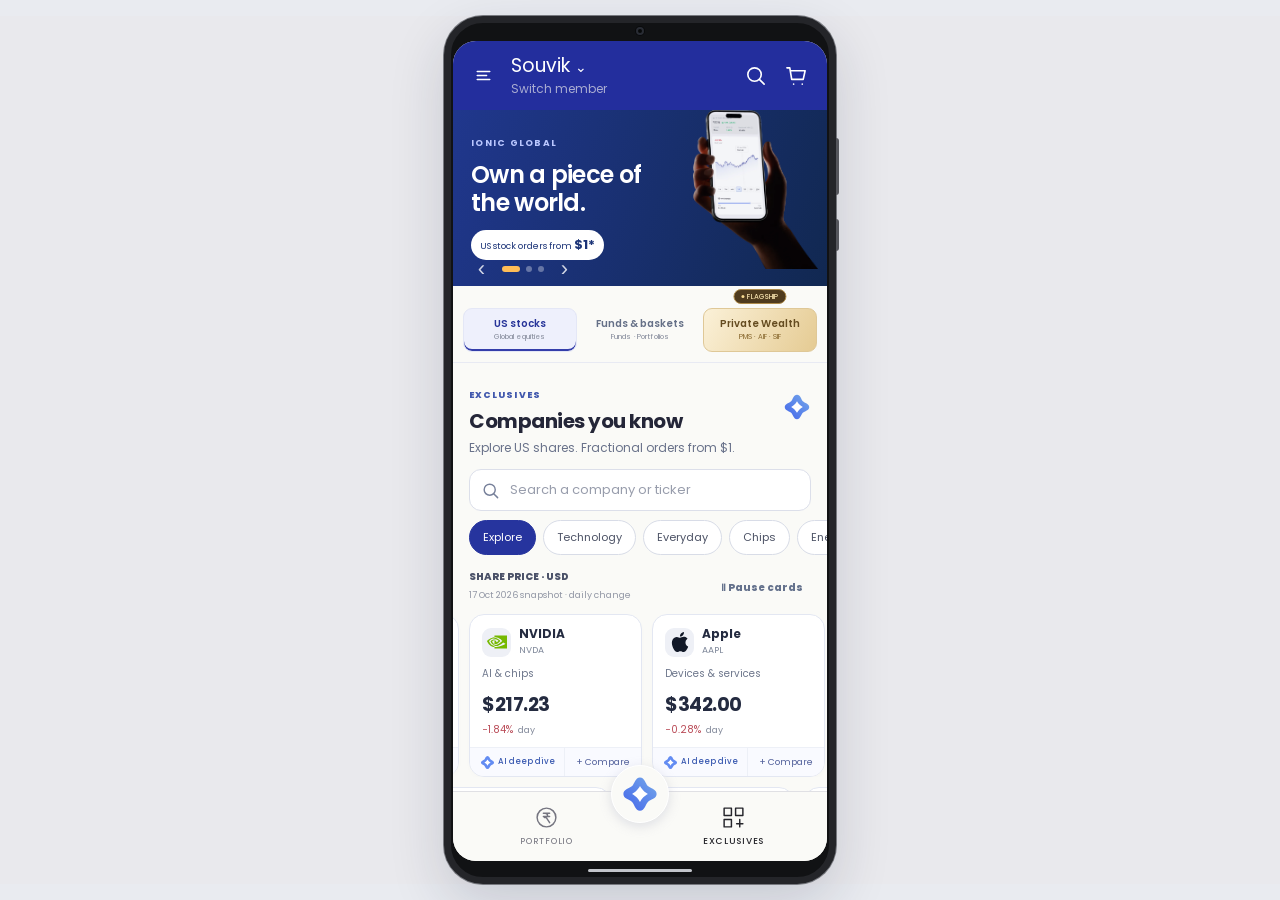
<file: index.html>
<!doctype html>
<html lang="en">
<head>
  <meta charset="utf-8">
  <meta name="viewport" content="width=device-width,initial-scale=1,viewport-fit=cover">
  <meta name="theme-color" content="#252e9b">
  <title>Ionic Exclusives · Explore</title>
  <link rel="stylesheet" href="screener.css?v=4">
  <link rel="stylesheet" href="solution.css?v=11">
  <link rel="stylesheet" href="device-shell.css?v=5">
  <link rel="stylesheet" href="ai-deep-dive.css?v=2">
  <link rel="stylesheet" href="private-wealth-welcome.css?v=4">
</head>
<body>
  <main class="phone">
    <header class="head"><button class="icon" id="menu" aria-label="Menu"><svg viewBox="0 0 24 24"><path d="M4 7h16M4 12h12M4 17h16"/></svg></button><div class="member">Souvik <span>⌄</span><small>Switch member</small></div><button class="icon" id="headerSearch" aria-label="Search"><svg viewBox="0 0 24 24"><circle cx="11" cy="11" r="7"/><path d="m16 16 5 5"/></svg></button><button class="icon" id="cart" aria-label="Cart"><svg viewBox="0 0 24 24"><path d="M2 4h3l2 12h12l2-9H6M9 21h.01M18 21h.01"/></svg></button></header>
    <div class="scroll" id="scroll">
      <section class="hero" aria-label="Featured global investing"><div class="hero-copy"><span class="hero-overline">IONIC GLOBAL</span><h1>Own a piece of<br>the world.</h1><span class="hero-min">US stock orders from <b>$1*</b></span></div><img src="assets/global-phone.webp" alt="Ionic global investing preview"><div class="hero-dots"><i class="on"></i><i></i><i></i></div></section>
      <nav class="quick-nav" aria-label="Investment categories"><button id="jumpGlobal"><span>US stocks</span><small>Global equities</small></button><button id="jumpFunds"><span>Funds & baskets</span><small>Funds · Portfolios</small></button><div class="private-wealth-tab"><em class="flagship-tag" aria-hidden="true"><i></i>Flagship</em><button id="jumpMore" aria-label="Private Wealth, flagship: PMS, AIF and SIF"><span>Private Wealth</span><small>PMS · AIF · SIF</small></button></div></nav>
      <section class="discover" id="discover"><div class="section-head"><div><span class="eyebrow">EXCLUSIVES</span><h2>Companies you know</h2></div><span class="spark" aria-hidden="true"><svg viewBox="0 0 48 48" aria-hidden="true"><defs><linearGradient id="sectionStarGradient" x1="0" x2="1" y1="1" y2="0"><stop stop-color="#4365ea"/><stop offset="1" stop-color="#76a9ea"/></linearGradient></defs><path d="M24 3c6 0 7 8 10 11s11 4 11 10-8 7-11 10-4 11-10 11-7-8-10-11S3 30 3 24s8-7 11-10S18 3 24 3Z" fill="url(#sectionStarGradient)"/><path d="M24 14c3 5 5 7 10 10-5 3-7 5-10 10-3-5-5-7-10-10 5-3 7-5 10-10Z" fill="white"/></svg></span></div><p class="section-sub">Explore US shares. Fractional orders from $1.</p>
        <label class="search"><svg viewBox="0 0 24 24"><circle cx="11" cy="11" r="7"/><path d="m16 16 5 5"/></svg><input id="stockSearch" type="search" placeholder="Search a company or ticker" autocomplete="off"><button id="clearSearch" type="button" aria-label="Clear search" hidden>×</button></label>
        <div class="chips" id="chips" role="tablist" aria-label="Stock filters"><button class="active" data-filter="all" role="tab" aria-selected="true">Explore</button><button data-filter="technology" role="tab" aria-selected="false">Technology</button><button data-filter="everyday" role="tab" aria-selected="false">Everyday</button><button data-filter="semiconductors" role="tab" aria-selected="false">Chips</button><button data-filter="energy" role="tab" aria-selected="false">Energy</button><button data-filter="banking" role="tab" aria-selected="false">Banking</button></div>
        <div class="product-label"><span>SHARE PRICE · USD <small>17 Oct 2026 snapshot · daily change</small></span><button id="motionToggle" class="motion-control" aria-pressed="false">Ⅱ Pause cards</button><button id="compareTrigger" class="compare-trigger" hidden>Compare <b id="compareCount">0</b> ↗</button></div>
        <div class="stock-list" id="stockList"></div>
        <div class="funding-note"><span>ⓘ</span><p><b>US equities · capital at risk.</b> $1 is the order minimum. Account funding and FX charges are separate.</p></div>
      </section>
      <section class="other" id="other"><div class="section-head"><div><span class="eyebrow">FUNDS & STRATEGIES</span><h2>Prefer a portfolio?</h2></div></div><div class="product-tabs" role="tablist" aria-label="Other investments"><button class="active" data-product="funds" role="tab" aria-selected="true"><svg viewBox="0 0 24 24" aria-hidden="true"><path d="M4 20h16M6 16v-4h3v4m3 0V8h3v8m3 0V4h3v12"/></svg><span>Mutual funds</span><small>Curated funds</small></button><button data-product="managed" role="tab" aria-selected="false"><svg viewBox="0 0 24 24" aria-hidden="true"><circle cx="12" cy="12" r="9"/><ellipse cx="12" cy="12" rx="4" ry="9"/><path d="M3 12h18M5 6.5h14M5 17.5h14"/></svg><span>Managed<br>portfolios</span><small>BlackRock · All Weather</small></button><button data-product="edge" role="tab" aria-selected="false"><svg viewBox="0 0 24 24" aria-hidden="true"><path d="m4 9 2 11h12l2-11ZM2 9h20M8 9l4-6 4 6M10 12v5m4-5v5"/></svg><span>Stock basket</span><small>Ionic Research</small></button></div><div id="otherContent"></div></section>
      <section class="catalogue" id="flagship"><div class="flagship-heading"><span class="eyebrow">IONIC · FLAGSHIP</span><h2>Specialist strategies.<br>Distinct possibilities.</h2><p>PMS, AIF and SIF, together in one place.</p></div><button data-app-section="pms"><span class="cat-icon">◈</span><span><b>Portfolio Management</b><small>Yield Enhancer · Fixed income<br>Captured minimum ₹50L · 9 PMS</small></span><strong>›</strong></button><button data-app-section="aif"><span class="cat-icon">◎</span><span><b>Alternative Investments</b><small>India Multimanager · Equity<br>Captured minimum ₹1.4Cr · 3 AIF</small></span><strong>›</strong></button><button data-app-section="sif"><span class="cat-icon">▧</span><span><b>Specialized Funds</b><small>RedHex · Hybrid long-short<br>Captured minimum ₹10L · 6 SIF</small></span><strong>›</strong></button><p class="flagship-note">Examples from supplied Ionic screens. Eligibility and current terms apply; returns are not guaranteed.</p></section>
      <p class="footer-note">Interactive concept · historical product data. No orders are placed. Check current terms with the provider.</p>
    </div>
    <nav class="bottom" aria-label="Primary"><button id="portfolioNav"><svg viewBox="0 0 24 24" aria-hidden="true"><circle cx="12" cy="12" r="9"/><path d="M9 8h6M9 11h6m-4 0 4 6m-5-9c4 0 4 4 0 4"/></svg><small>PORTFOLIO</small></button><span class="star" aria-hidden="true"><svg viewBox="0 0 48 48" aria-hidden="true"><defs><linearGradient id="starGradient" x1="0" x2="1" y1="1" y2="0"><stop stop-color="#4365ea"/><stop offset="1" stop-color="#76a9ea"/></linearGradient></defs><path d="M24 3c6 0 7 8 10 11s11 4 11 10-8 7-11 10-4 11-10 11-7-8-10-11S3 30 3 24s8-7 11-10S18 3 24 3Z" fill="url(#starGradient)"/><path d="M24 14c3 5 5 7 10 10-5 3-7 5-10 10-3-5-5-7-10-10 5-3 7-5 10-10Z" fill="white"/></svg></span><button class="active" id="exclusivesNav"><svg viewBox="0 0 24 24" aria-hidden="true"><rect x="3" y="3" width="7" height="7"/><rect x="14" y="3" width="7" height="7"/><rect x="3" y="14" width="7" height="7"/><path d="M18 14v7m-3-3h6"/></svg><small>EXCLUSIVES</small></button></nav>
    <div class="overlay" id="overlay" hidden><section class="sheet" role="dialog" aria-modal="true" aria-labelledby="sheetTitle"><div class="sheet-bar"><span></span><button id="closeSheet" aria-label="Close">×</button></div><div id="sheetContent"></div></section></div>
  </main>
  <script src="screener.js?v=4"></script>
  <script src="strategy-data.js?v=1"></script>
  <script src="solution.js?v=11"></script>
  <script src="ai-research-data.js?v=2"></script>
  <script src="ai-deep-dive.js?v=2"></script>
  <script src="private-wealth-welcome.js?v=4"></script>
  <script src="device-shell.js?v=4"></script>
</body>
</html>
</file>
<file: screener.css>
:root{font-family:Roboto,"Segoe UI",Arial,sans-serif;color:#242638;background:#e9ebf0}*{box-sizing:border-box}body{margin:0}button,input{font:inherit}button{cursor:pointer}.phone{width:min(100%,420px);height:100dvh;margin:auto;background:#fafaf7;position:relative;display:flex;flex-direction:column;overflow:hidden;box-shadow:0 15px 55px #18224c21}.status{height:26px;background:#fff;color:#343744;display:flex;justify-content:space-between;align-items:center;padding:0 18px;font-size:12px;flex:none}.status-icons{font-size:10px;color:#5867c4}.head{height:66px;flex:none;background:#26309c;color:white;display:flex;align-items:center;padding:0 15px;gap:13px}.icon{border:0;background:none;color:white;width:27px;height:30px;padding:2px;display:grid;place-items:center}.icon svg,.search svg{width:24px;height:24px;fill:none;stroke:currentColor;stroke-width:1.8;stroke-linecap:round;stroke-linejoin:round}.member{font-size:19px;line-height:1.05;flex:1}.member span{font-size:16px}.member small{display:block;color:#bfc5ef;font-size:12px;margin-top:5px}.scroll{flex:1;overflow:auto;scrollbar-width:none;padding-bottom:25px}.scroll::-webkit-scrollbar{display:none}.hero{height:167px;background:linear-gradient(115deg,#20378d 0%,#112851 80%);position:relative;overflow:hidden;color:white}.hero-copy{position:relative;z-index:1;padding:20px 19px}.hero-overline{font-size:9px;letter-spacing:.14em;color:#bac7ff;font-weight:700}.hero h1{font-family:Georgia,serif;font-size:25px;line-height:1.06;margin:11px 0 13px;letter-spacing:-.03em}.hero-min{display:inline-block;background:#fff;color:#1b3377;padding:7px 10px;border-radius:20px;font-size:11px}.hero-min b{font-size:13px}.hero img{position:absolute;width:171px;height:178px;object-fit:contain;right:7px;top:0}.hero-dots{position:absolute;bottom:9px;left:19px;display:flex;gap:4px}.hero-dots i{width:5px;height:5px;border-radius:5px;background:#ffffff6b}.hero-dots i.on{width:14px;background:#ffc268}.discover,.other{padding:19px 17px 0}.section-head{display:flex;align-items:end;justify-content:space-between}.eyebrow{font-size:9px;font-weight:800;letter-spacing:.13em;color:#4158ad}.section-head h2,.assisted h2{font-family:Georgia,serif;font-size:21px;line-height:1.12;letter-spacing:-.025em;margin:5px 0 0}.spark{font-size:26px;color:#6880e8}.section-sub{font-size:12px;color:#777d8d;margin:7px 0 14px}.search{height:43px;background:#fff;border:1px solid #dcdfea;border-radius:10px;display:flex;align-items:center;gap:8px;padding:0 11px;color:#77809a}.search svg{width:19px;height:19px}.search input{border:0;outline:0;min-width:0;flex:1;font-size:13px;background:transparent;color:#252b3c}.search input::placeholder{color:#989dac}.search button{background:none;border:0;font-size:21px;color:#727a92}.chips,.product-tabs{display:flex;gap:7px;overflow:auto;scrollbar-width:none;margin:12px -17px 0;padding:0 17px 4px}.chips::-webkit-scrollbar,.product-tabs::-webkit-scrollbar{display:none}.chips button,.product-tabs button{white-space:nowrap;border:1px solid #d8dce7;background:#fff;color:#4d5366;border-radius:18px;padding:7px 12px;font-size:11px}.chips button.active,.product-tabs button.active{background:#26349e;border-color:#26349e;color:#fff}.product-label{display:flex;align-items:center;justify-content:space-between;color:#4b5269;font-size:10px;font-weight:800;letter-spacing:.07em;margin:12px 0 7px}.product-label small{font-weight:400;letter-spacing:0;color:#9297a5;margin-left:5px;font-size:9px}.compare-trigger{border:0;background:none;color:#3447b7;font-size:11px;font-weight:700}.compare-trigger b{background:#e8ebff;border-radius:9px;padding:2px 5px}.stock-list{background:#fff;border:1px solid #e4e6eb;border-radius:13px;overflow:hidden}.stock-row{display:grid;grid-template-columns:35px minmax(0,1fr) auto;column-gap:9px;align-items:center;padding:11px 10px 10px;min-height:78px;position:relative}.stock-row+.stock-row{border-top:1px solid #eceef1}.stock-logo{width:34px;height:34px;border-radius:10px;background:#eef0f6;display:grid;place-items:center;font-weight:800;font-size:17px;color:#42495d}.stock-logo img{width:22px;height:22px;object-fit:contain}.stock-logo.nvidia{background:#eef9e7}.stock-logo.apple{background:#eef0f2}.stock-logo.google{background:#f0f4ff}.stock-logo.microsoft{background:#f1f3f8}.stock-main{min-width:0}.stock-main strong,.stock-main small{display:block;white-space:nowrap;overflow:hidden;text-overflow:ellipsis}.stock-main strong{font-size:13px}.stock-main small{font-size:10px;color:#8d93a1;margin-top:3px}.stock-right{text-align:right;white-space:nowrap}.stock-right strong{display:block;font-size:13px}.stock-right small{display:block;margin-top:3px;font-size:10px}.up{color:#0b9d65}.down{color:#d54c62}.stock-actions{grid-column:2/4;display:flex;justify-content:space-between;align-items:center;margin-top:9px}.stock-actions .fraction{font-size:10px;color:#5360a8}.stock-actions .fraction b{color:#26349e}.stock-actions button.buy{border:0;background:#132c6b;color:#fff;border-radius:7px;padding:6px 13px;font-size:11px;font-weight:700}.stock-actions button.compare{border:0;background:none;color:#777e92;font-size:11px;padding:5px 0}.stock-actions button.compare.selected{color:#2a42ab;font-weight:700}.empty{padding:25px 15px;text-align:center;color:#72798a;font-size:13px}.funding-note{display:flex;gap:7px;background:#eff2fa;color:#68718a;border-radius:9px;margin-top:10px;padding:9px 10px}.funding-note span{color:#3447ab;font-size:14px}.funding-note p{margin:0;font-size:10px;line-height:1.4}.funding-note b{color:#333b58}.other{padding-top:27px}.product-tabs{margin-top:15px}.other-card{background:#fff;border:1px solid #e5e7ec;border-radius:12px;margin-top:10px;overflow:hidden}.other-card .card-title{font-size:13px;font-weight:700;padding:14px 13px 8px}.other-card .card-sub{color:#818798;font-size:10px;padding:0 13px 10px}.fund-row{display:grid;grid-template-columns:1fr auto;align-items:center;gap:8px;border-top:1px solid #eceef1;padding:11px 13px}.fund-row b{font-size:12px}.fund-row small{display:block;font-size:10px;color:#999eaa;margin-top:3px}.fund-row strong{font-size:13px;color:#0b9d65;text-align:right}.fund-row strong small{font-weight:400}.fund-row button,.other-cta{border:0;background:#ecf0ff;color:#253fa9;border-radius:7px;padding:7px 10px;font-size:10px;font-weight:700}.fund-row button{grid-column:2}.other-metrics{display:flex;justify-content:space-between;border-top:1px solid #eceef1;padding:12px 13px}.other-metrics div{display:flex;flex-direction:column;gap:4px}.other-metrics small{color:#9297a6;font-size:10px}.other-metrics b{font-size:12px}.other-cta{margin:0 13px 13px;padding:9px 13px}.other-disclosure{font-size:10px;color:#858b98;margin:9px 2px 0;line-height:1.4}.assisted{margin:27px 17px 0;padding:17px;border-radius:12px;background:#eef0f5}.assisted p{font-size:12px;color:#767b89;margin:7px 0 13px}.assisted button{border:0;background:#fff;border-radius:7px;padding:9px 12px;color:#27399c;font-weight:700;font-size:11px}.assisted button span{margin-left:9px}.footer-note{font-size:9px;color:#a2a6af;line-height:1.4;padding:13px 18px 0}.bottom{height:69px;flex:none;background:#f8f8f5;border-top:1px solid #dee0e5;display:flex;justify-content:space-around;align-items:center;position:relative}.bottom button{border:0;background:none;color:#828898;display:flex;flex-direction:column;align-items:center;gap:3px;font-size:11px;letter-spacing:.06em;min-width:100px}.bottom button.active{color:#262d42}.bottom small{font-size:9px}.rupee,.grid-icon{font-size:22px;height:27px}.rupee{border:1px solid #9196a2;border-radius:50%;font-size:17px;width:26px;height:26px}.star{position:absolute;left:50%;transform:translateX(-50%);top:-25px;width:55px;height:55px;border-radius:50%;background:#f6f7fb;color:#5578df;box-shadow:0 3px 12px #43529032;display:grid;place-items:center;font-size:27px}.overlay{position:absolute;inset:0;background:#11162a8c;z-index:20;display:flex;align-items:end}.overlay[hidden]{display:none}.sheet{background:#fff;border-radius:18px 18px 0 0;width:100%;max-height:83%;overflow:auto;padding:0 18px calc(22px + env(safe-area-inset-bottom));box-shadow:0 -10px 30px #1d264533}.sheet-bar{height:37px;display:flex;justify-content:center;align-items:start;position:sticky;top:0;background:#fff;z-index:1}.sheet-bar span{width:37px;height:4px;border-radius:4px;background:#d5d9e1;margin-top:9px}.sheet-bar button{position:absolute;right:0;top:4px;background:none;border:0;color:#596072;font-size:25px}.sheet h2{font-family:Georgia,serif;font-size:23px;margin:1px 0 6px}.sheet p{color:#737a8b;font-size:12px;line-height:1.45}.sheet .quote{font-size:24px;color:#252c47;font-weight:800;margin:13px 0}.sheet .quote small{font-size:12px;font-weight:500;margin-left:6px}.sheet-facts{border:1px solid #e6e8ee;border-radius:10px;margin:16px 0;overflow:hidden}.sheet-facts div{display:flex;justify-content:space-between;gap:10px;padding:10px 12px;font-size:11px}.sheet-facts div+div{border-top:1px solid #edf0f4}.sheet-facts span{color:#848a99}.sheet-facts b{text-align:right}.sheet .primary{display:block;border:0;background:#152d72;color:#fff;border-radius:8px;padding:12px;width:100%;font-weight:700;font-size:13px}.sheet .secondary{display:block;border:0;background:none;color:#4252a0;margin:9px auto 0;font-size:11px}.step-note{background:#f1f3fa;border-radius:9px;padding:10px 11px;margin:14px 0!important;color:#565f77!important}.compare-table{display:grid;grid-template-columns:1fr 1fr;gap:8px;margin:15px 0}.compare-table article{border:1px solid #e2e6ef;border-radius:10px;padding:11px}.compare-table b,.compare-table small{display:block}.compare-table small{color:#8990a0;margin-top:9px;font-size:10px}.compare-table strong{display:block;margin-top:3px;font-size:13px}.nav-placeholder{text-align:center;padding:12px 0}
@media(min-width:600px){.phone{height:min(900px,95dvh);margin:2.5dvh auto;border-radius:18px}.status{border-radius:18px 18px 0 0}}
.catalogue{margin:27px 17px 0;padding:17px;border-radius:12px;background:#eef0f5}.catalogue h2{font-family:Georgia,serif;font-size:21px;margin:5px 0 14px}.catalogue>button:not(.full-app){display:flex;align-items:center;gap:11px;text-align:left;background:#fff;border:1px solid #e2e5ee;border-radius:10px;width:100%;padding:10px;margin-top:7px;color:#263049}.catalogue>button>span:nth-child(2){flex:1}.catalogue b,.catalogue small{display:block}.catalogue b{font-size:12px}.catalogue small{font-size:10px;color:#8b91a0;margin-top:3px}.catalogue .cat-icon{width:30px;height:30px;border-radius:8px;background:#e7ecff;color:#405ac3;display:grid;place-items:center;font-size:18px}.catalogue strong{font-size:19px;color:#8290b4}.catalogue .full-app{border:0;background:none;color:#3045a9;margin-top:13px;font-size:11px;font-weight:700;padding:4px 0}
</file>
<file: solution.css>
/* Solution refinement: compact Android cards, calmer type and motion controls. */
.phone{max-width:420px;background:#f7f8fc}.head{height:60px}.hero{height:146px}.hero-copy{padding:17px 20px}.hero h1{font-family:"Segoe UI",Arial,sans-serif;font-size:25px;font-weight:650;line-height:1.12;margin:8px 0 10px}.hero img{width:152px;height:158px;right:12px;top:0}.hero-overline{font-size:9px}.hero-min{padding:5px 9px}.hero-dots{display:none}

.discover,.other{padding:17px 16px 0}.section-head h2,.catalogue h2{font-family:"Segoe UI",Arial,sans-serif;font-size:20px;font-weight:650;letter-spacing:-.5px}.eyebrow{font-size:9px;letter-spacing:.12em}.section-sub{font-size:12px;margin:7px 0 12px;color:#69728a}.search{height:42px;border-radius:12px}.chips{margin-top:9px}.chips button{font-size:11px;padding:8px 13px}.product-label{margin:10px 0 8px;letter-spacing:0}.product-label small{display:block;margin:4px 0;font-size:9px}.motion-control{background:transparent;border:0;color:#64718c;font-size:10px;padding:8px;min-height:32px}.discovery-rails{margin:0 -16px}.stock-rail{overflow-x:auto;scrollbar-width:none;touch-action:pan-x;cursor:grab;margin-bottom:10px;overscroll-behavior-x:contain}.stock-rail::-webkit-scrollbar{display:none}.stock-rail:active{cursor:grabbing}.rail-track,.rail-group{display:flex;width:max-content}.rail-group{gap:10px;padding-right:10px}.discovery-card{width:173px;flex:none;background:#fff;border:1px solid #e3e7f2;border-radius:15px;overflow:hidden;user-select:none;box-shadow:0 2px 5px #18295304}.card-open{width:100%;padding:12px 12px 9px;background:none;border:0;text-align:left;color:#242b40;display:block}.card-heading{display:flex;align-items:center;gap:8px}.card-heading b{display:block;font-size:12px;line-height:1.15;max-width:108px;white-space:nowrap;overflow:hidden;text-overflow:ellipsis}.card-heading small{display:block;color:#7e8799;font-size:9px;margin-top:3px}.stock-logo{width:29px;height:29px;flex:none;border-radius:9px;font-size:14px}.stock-logo img{width:20px;height:20px}.business{display:block;color:#6e778c;font-size:10px;margin-top:9px}.card-price{display:block;font-size:19px;font-weight:650;letter-spacing:-.5px;margin-top:8px}.card-move{display:block;font-size:10px;margin-top:3px}.card-move small{color:#838a9b;font-size:9px;margin-left:2px}.card-compare{width:100%;background:#f9faff;border:0;border-top:1px solid #edf0f7;color:#53619c;font-size:10px;height:29px}.card-compare.selected{color:#26349e;background:#edf0ff;font-weight:700}.discovery-grid{display:grid;grid-template-columns:1fr 1fr;gap:10px}.discovery-grid .discovery-card{width:100%}.compare-trigger{font-size:11px;background:#e9edff;border-radius:8px;padding:8px 10px}.compare-trigger:disabled{color:#7982a1}.funding-note{margin:10px 0 0;padding:9px 11px;border-radius:9px;background:#eef1f8;gap:7px}.funding-note p{font-size:10px;line-height:1.5}.funding-note p b{font-weight:600}.funding-note span{font-size:13px}.other{padding-top:24px}.fund-intro{font-size:12px;font-weight:600;display:flex;justify-content:space-between;margin:14px 0 8px}.fund-intro span{font-size:9px;color:#8790a3;font-weight:400}.fund-tile{display:flex;width:100%;gap:10px;align-items:center;background:#fff;border:1px solid #e5e8f0;border-radius:12px;padding:13px 11px;margin:8px 0;text-align:left;color:#30374b}.fund-tile img{width:31px;height:31px;object-fit:contain}.fund-tile>span{flex:1}.fund-tile b{font-size:12px;line-height:1.4;display:block}.fund-tile small{display:block;font-size:9px;color:#7d8596;margin-top:4px}.fund-tile>strong{color:#138066;font-size:16px;font-weight:650;text-align:right;white-space:nowrap}.fund-tile>strong small{color:#5869a0;font-weight:500}.managed-card{background:#fff;border:1px solid #e3e7f2;border-radius:15px;padding:17px;margin-top:13px}.managed-card>small{font-size:9px;color:#77829c;letter-spacing:.07em}.managed-card h3{font-size:20px;margin:8px 0}.managed-card p{font-size:12px;line-height:1.5;color:#69738a}.managed-symbol{float:right;background:#edf3ff;font-size:30px;width:42px;height:42px;text-align:center;color:#34548c;border-radius:9px}.basket-symbol{float:right;width:42px;height:42px;object-fit:contain}.managed-card .small-risk{font-size:10px}.other-cta{min-height:42px;border-radius:10px}.catalogue{padding:24px 16px 0}.catalogue button{min-height:60px;border-radius:12px}.footer-note{font-size:9px;line-height:1.5;padding:18px 20px 10px}.bottom{height:67px}.bottom .star{width:49px;height:49px;font-size:28px}.bottom small{font-size:9px;letter-spacing:.08em}.detail-company{display:flex;align-items:center;gap:10px;font-size:12px;color:#64708a;margin:12px 0}.detail-price{font-size:34px;font-weight:650;letter-spacing:-1px;margin:20px 0 4px}.detail-price>span{display:inline-block;font-size:12px;font-weight:500;margin-left:10px;letter-spacing:0}.capture-label{font-size:10px!important;color:#7d879b!important}.sheet h2{font-size:24px}.sheet h3{font-size:15px;margin:24px 0 5px}.sheet p{font-size:13px;line-height:1.55}.sheet-facts>div{font-size:12px;padding:12px 0}.risk-line{background:#fff6eb;padding:12px 14px;border-radius:12px;margin:16px 0;color:#665139}.risk-line b{font-size:12px}.risk-line p{font-size:12px;margin:5px 0 0}.sheet details{margin:16px 0;font-size:12px;color:#606b80}.sheet summary{cursor:pointer;color:#2b3b77;padding:8px 0;font-weight:600}.sheet .primary{min-height:46px;border-radius:12px}.sheet .secondary{min-height:42px}.setup-steps{padding-left:23px;margin:24px 0}.setup-steps li{padding:0 0 22px 8px;font-size:14px}.setup-steps span{display:block;color:#758095;font-size:12px;margin-top:5px;line-height:1.5}.up{color:#138066}.down{color:#ba4c58}.sheet-bar button{min-width:42px;min-height:42px}.sheet{max-height:91dvh}.empty{grid-column:1/-1;font-size:13px}button:focus-visible,input:focus-visible{outline:2px solid #536ae5;outline-offset:3px}.card-open:focus-visible{outline-offset:-3px}.product-tabs{margin-top:12px}.product-tabs button{min-height:36px}
@media(prefers-reduced-motion:reduce){*{scroll-behavior:auto!important;animation:none!important;transition:none!important}}
.sheet h2{font-family:"Segoe UI",Arial,sans-serif}.sheet-facts>div{padding-left:10px;padding-right:10px}

[hidden]{display:none!important}





.catalogue{padding:16px!important;margin:0!important}.flagship-heading{border-radius:14px;background:linear-gradient(125deg,#172944,#263d60);color:#f9ecd0;padding:20px;margin-bottom:12px}.flagship-heading .eyebrow{color:#e4c58a}.flagship-heading h2{color:#fff6e6;margin:10px 0;font-size:23px;line-height:1.22}.flagship-heading p{font-size:11px;margin:0;color:#d8deea}.catalogue>button{border:1px solid #e6ddcb!important;border-radius:12px;margin-bottom:9px;padding:13px!important;min-height:86px;background:#fff!important}.catalogue>button small{line-height:1.6;font-size:10px}.catalogue .cat-icon{color:#a77e36;background:#f8f1e2}.flagship-note{font-size:10px;line-height:1.5;color:#70798a}.footer-note{font-size:9px}
/* Category-led heroes and a complete specialist catalogue. */
.phone .hero{height:176px;flex:none;background:linear-gradient(110deg,#20378d,#112851);cursor:grab}
.phone .hero[data-category=funds]{background:linear-gradient(110deg,#222d8b,#131a49)}
.phone .hero[data-category=flagship]{background:linear-gradient(110deg,#172c46,#263e55)}
.phone .hero-copy{padding:18px 18px}.phone .hero h1{font-family:Poppins,Arial,sans-serif;font-size:24px;font-weight:600;line-height:1.18;letter-spacing:-.7px;margin:8px 0 12px}
.phone .hero-min{font-size:9px;max-width:240px}.phone .hero img{width:143px;height:159px;right:0;top:0;opacity:.96}
.phone .hero[data-category=funds] img{width:137px;height:128px;top:25px;right:-8px;opacity:.7}
.phone .hero[data-category=flagship] img{width:160px;height:135px;top:21px;right:-28px;opacity:.7}
.hero-controls{position:absolute;left:16px;bottom:3px;display:flex;align-items:center;gap:8px;z-index:2}.hero-controls>button{background:none;border:0;color:#fff;font:22px Arial;width:25px;height:28px;padding:0;opacity:.8}.hero-pagination{display:flex;gap:6px}.hero-pagination button{border:0;width:6px;height:6px;background:#ffffff55;border-radius:9px;padding:0}.hero-pagination button.on{width:18px;background:#ffbd57}


.catalogue .strategy-intro{padding:4px 0 15px}.catalogue .strategy-intro h2{font-size:22px;line-height:1.3;margin:7px 0}.strategy-intro p{font-size:11px;color:#7b8090;line-height:1.5;margin:7px 0}
.strategy-jumps{display:flex;gap:8px;position:sticky;top:58px;background:#fafaf7;padding:8px 0;z-index:4}.strategy-jumps button{flex:1;border:1px solid #e4dfd4;background:#fff;color:#394051;border-radius:9px;padding:10px;font-size:12px;font-weight:600}.strategy-jumps small{margin-left:4px;font-size:10px;color:#9a8052}
.strategy-section{scroll-margin-top:112px}.strategy-section>header{padding:22px 0 5px}.strategy-section>header>span{font-size:9px;color:#a37d3f;letter-spacing:.1em;font-weight:600}.strategy-section>header h2{font-size:20px;margin:7px 0}.strategy-section>header p{font-size:11px;color:#7b8090;margin:7px 0 13px}
.strategy-card{background:#fff;border:1px solid #e6e6e2;border-radius:14px;margin-bottom:13px;padding:16px}.strategy-provider{display:flex;gap:8px;align-items:center}.strategy-provider>span{border:1px solid #e5d9bf;color:#8d6c36;background:#fcf7ed;border-radius:5px;padding:3px 5px;font-size:9px;font-weight:600}.strategy-provider small{font-size:9px;color:#7a7e87;letter-spacing:.04em;flex:1}.strategy-card h3{font-size:17px;line-height:1.3;font-weight:600;margin:11px 0 8px;color:#262a37}.strategy-card p{font-size:11px;line-height:1.6;color:#777d8c;margin:0 0 13px}.strategy-card dl{display:grid;grid-template-columns:1fr 1fr;gap:14px 10px;border-top:1px solid #efefed;padding-top:13px;margin:0 0 14px}.strategy-card dt{font-size:9px;color:#858998}.strategy-card dd{font-size:12px;font-weight:600;margin:4px 0 0;color:#363c4d}.strategy-cta{display:flex;justify-content:space-between;padding:11px 13px;border-radius:8px;background:#f0f1fa;color:#263590;text-decoration:none;font-size:11px;font-weight:600}.strategy-source{font-size:10px;line-height:1.6;color:#898d98;padding:10px 0}
.stock-logo img{object-fit:contain}.stock-logo.bac img,.stock-logo.avgo img{width:24px;height:24px}

.catalogue{background:#fafaf7!important;border-radius:0!important}.strategy-jumps button small{display:inline;margin:0 0 0 4px;color:#9a8052;font-size:10px}.strategy-intro{display:none}





.flagship-tag{display:inline-flex;align-items:center;gap:3px;font:500 6px Poppins,Arial,sans-serif;letter-spacing:.02em;text-transform:uppercase;font-style:normal;color:#f4dfac;background:#4f3b1e;border:1px solid #ae8b4b;border-radius:10px;padding:3px 4px;white-space:nowrap}
.flagship-tag i{width:3px;height:3px;border-radius:50%;background:#f6d991;box-shadow:0 0 0 0 #f5d58d66;animation:flagshipPulse 4.5s ease-in-out infinite}
.hero-flagship{font-size:7px;padding:4px 6px;margin-left:4px;vertical-align:middle}

@keyframes flagshipPulse{0%,100%{box-shadow:0 0 0 0 #f5d58d00;opacity:.75}45%{box-shadow:0 0 0 3px #f5d58d32;opacity:1}70%{box-shadow:0 0 0 5px #f5d58d00;opacity:1}}
@media(prefers-reduced-motion:reduce){.flagship-tag i{animation:none;box-shadow:none}}

.flagship-tag{animation:flagshipGlow 4.5s ease-in-out infinite}
@keyframes flagshipGlow{0%,100%{box-shadow:0 0 0 0 #cfaa5c00}45%{box-shadow:0 0 8px 2px #cfaa5c40}75%{box-shadow:0 0 4px 0 #cfaa5c10}}

@media(prefers-reduced-motion:reduce){.flagship-tag{animation:none;box-shadow:none}}





.strategy-jumps{top:66px}.strategy-section{scroll-margin-top:124px}

/* Equal category tabs; the flagship badge sits outside the Private Wealth button. */
.quick-nav{display:grid;grid-template-columns:repeat(3,minmax(0,1fr));gap:6px;position:sticky;top:0;z-index:5;padding:22px 10px 10px;background:#fafaf7;border-bottom:1px solid #e8eaf3;min-height:76px;align-items:center}
.quick-nav>button,.private-wealth-tab>button{height:44px;min-height:44px;width:100%;border:1px solid transparent;border-radius:9px;background:transparent;color:#657087;font-family:Poppins,Arial,sans-serif;padding:5px 2px;display:flex;flex-direction:column;align-items:center;justify-content:center;gap:3px;line-height:1.2;white-space:nowrap}
.quick-nav button>span{font-size:10px;font-weight:600}.quick-nav button>small{font-size:7px;font-weight:400;letter-spacing:.02em;color:#858b9b}
.quick-nav button.selected{background:#eef0fc;border-color:#e4e7f6;color:#273499;box-shadow:inset 0 -2px #343eaa}
.private-wealth-tab{height:44px;position:relative;min-width:0}
.private-wealth-tab>.flagship-tag{position:absolute;bottom:calc(100% + 4px);left:50%;transform:translateX(-50%);font-size:7px;line-height:1;padding:3px 7px;pointer-events:none}
.private-wealth-tab>button{background:linear-gradient(120deg,#fbf1d8,#e5cb93);border-color:#dfc897;color:#654c20}
.private-wealth-tab>button>small{color:#8b6b32}.private-wealth-tab>button.selected{background:linear-gradient(120deg,#fbf1d8,#e5cb93);border-color:#c7a568;color:#654c20;box-shadow:inset 0 -2px #a7792f}
.private-wealth-tab:hover .flagship-tag,.private-wealth-tab:focus-within .flagship-tag,.private-wealth-tab:hover .flagship-tag i,.private-wealth-tab:focus-within .flagship-tag i{animation-play-state:paused}
.strategy-jumps{top:76px}.strategy-section{scroll-margin-top:134px}

/* Product choices remain visible as three distinct, equal-size tabs. */
.phone .product-tabs{display:grid;grid-template-columns:repeat(3,minmax(0,1fr));gap:7px;padding:7px;margin:16px 0 14px;background:#edf0fc;border:1px solid #dce2f5;border-radius:16px;overflow:visible}
.phone .product-tabs button{position:relative;min-width:0;min-height:88px;display:flex;flex-direction:column;align-items:center;justify-content:center;gap:5px;padding:10px 3px;border:1px solid #d9dff0;border-radius:11px;background:#fff;color:#344175;white-space:normal;transition:background .18s ease,color .18s ease,box-shadow .18s ease}
.phone .product-tabs button svg{width:23px;height:23px;fill:none;stroke:currentColor;stroke-width:1.6;stroke-linecap:round;stroke-linejoin:round}
.phone .product-tabs button span{font-size:10px;font-weight:600;line-height:1.25}
.phone .product-tabs button small{font-size:7px;font-weight:400;line-height:1.3;color:#6f7b99}
.phone .product-tabs button.active{background:#28369f;border-color:#28369f;color:white;box-shadow:0 3px 9px #28369f30}
.phone .product-tabs button.active small{color:#dce2ff}
.phone .product-tabs button:focus-visible{outline:2px solid #7183f0;outline-offset:3px}

.phone .product-tabs button[data-product=managed]{border:2px solid #5364d5;background:#e5eaff;color:#27359c;box-shadow:0 3px 9px #28369f1c}
.phone .product-tabs button[data-product=managed] span{font-size:11px;font-weight:700}
.phone .product-tabs button[data-product=managed] small{color:#3d4ca5;font-weight:500;font-size:7px}
.phone .product-tabs button[data-product=managed].active{background:#28369f;color:#fff;border-color:#28369f;box-shadow:0 4px 12px #28369f45}
.phone .product-tabs button[data-product=managed].active small{color:#e2e7ff}

.phone .product-tabs button[data-product=managed]{gap:3px}.phone .product-tabs button[data-product=managed] span{font-size:10px;line-height:1.15}.phone .product-tabs button[data-product=managed] small{font-size:6.5px}.phone .managed-card .other-metrics b{font-size:12px}
</file>
<file: device-shell.css>
@import url('https://fonts.googleapis.com/css2?family=Poppins:wght@400;500;600;700&display=swap');
/* Android presentation frame, shared across the proposed discovery and detail routes. */
html,body{min-height:100%;background:#e9e9ed}
.device-frame{width:min(392px,calc(100% - 28px));height:min(920px,calc(100dvh - 32px));margin:16px auto;position:relative;border:7px solid #242529;border-radius:39px;background:#111214;box-shadow:0 0 0 1px #77797f,0 20px 55px #1b203a29;display:flex;flex-direction:column;padding:0 2px}
.device-frame::before,.device-frame::after{content:'';position:absolute;width:3px;background:#55565c;border-radius:0 3px 3px 0;right:-10px}
.device-frame::before{height:57px;top:115px}.device-frame::after{height:32px;top:196px}
.device-top{height:18px;flex:none;position:relative}.device-camera{position:absolute;width:8px;height:8px;left:50%;top:4px;transform:translateX(-50%);border-radius:50%;background:#070809;box-shadow:inset 0 0 0 2px #292c34,0 0 0 1px #090a0c}
.device-bottom{height:16px;flex:none;position:relative}.device-bottom::after{content:'';position:absolute;bottom:5px;left:36%;right:36%;height:3px;border-radius:4px;background:#c3c5cb}
.device-frame>.phone,.device-frame>.app-shell{width:100%;max-width:none;height:auto;min-height:0;margin:0;flex:1;border-radius:23px;box-shadow:none;overflow:hidden}
.device-frame>.phone{font-family:Inter,Roboto,'Segoe UI',Arial,sans-serif;background:#fafaf7}
.device-frame .status,.device-frame .app-shell::before,.device-frame .app-shell::after{display:none!important}
.device-frame>.app-shell{padding-top:0}
.device-frame .app-shell>.scroll{top:69px}
.device-frame .app-shell>.scroll.home.exclusives-home{top:84px}
.device-frame .app-shell>.fund-list-scroll,.device-frame .app-shell>.cart-screen{top:75px}
.phone .head{background:#232e9d;height:69px;padding:0 17px;gap:14px}
.phone .member{font-size:20px;font-weight:400}.phone .member small{font-size:12px;font-weight:400;color:#a9acd2}
.phone .head .icon svg{stroke-width:1.7;width:23px;height:23px}.phone #menu svg{width:19px}
.phone .bottom{height:70px;background:#fafaf7;border-top:1px solid #e0e0e4}
.phone .bottom button{gap:5px;color:#757580}.phone .bottom button.active{color:#25252b}
.phone .bottom button>svg{width:25px;height:25px;stroke:currentColor;fill:none;stroke-width:1.4;stroke-linecap:round;stroke-linejoin:round}
.phone .bottom small{font-size:9px;letter-spacing:.08em}.phone .bottom .star{width:58px;height:58px;top:-27px;background:#fafaf7;border:1px solid #fff;box-shadow:0 3px 12px #a0a3b950}
.phone .star>svg{width:38px;height:38px}.phone .spark svg{width:28px;height:28px}
.phone .section-head h2,.phone .catalogue h2,.phone .sheet h2{font-family:Inter,Roboto,'Segoe UI',Arial,sans-serif}
.phone .scroll{background:#fafaf7}.phone .quick-nav{background:#fafaf7}
@media(max-width:450px){.device-frame{width:min(392px,calc(100% - 16px));height:calc(100dvh - 16px);margin:8px auto;border-width:6px;border-radius:35px}.device-frame::before,.device-frame::after{right:-8px;width:2px}.device-frame>.phone,.device-frame>.app-shell{border-radius:22px}}

/* A single set of dimensions and chrome for both app entry points. */
.device-frame{font-family:Poppins,Arial,sans-serif}
.device-frame>.phone,.device-frame>.app-shell{font-family:Poppins,Arial,sans-serif!important;isolation:isolate}
.device-frame .head,.device-frame .top.blue{height:69px!important;background:#232e9d!important;padding:0 17px;gap:14px}
.device-frame .member,.device-frame .top .member-title span{font-size:19px!important;font-weight:400!important;line-height:1.15}
.device-frame .member small,.device-frame .top .member-title small{font-size:12px!important;color:#a9acd2!important;margin-top:4px;line-height:1.3}
.device-frame .member span{font-size:14px}.device-frame .top .member-title{gap:0}
.device-frame .icon{flex:none}.device-frame .icon svg{width:23px;height:23px;stroke-width:1.7}
.device-frame .bottom,.device-frame .bottom-nav{height:70px!important;background:#fafaf7!important;border-top:1px solid #e0e0e4;justify-content:space-around}
.device-frame .bottom-nav::before{display:none}
.device-frame .bottom button,.device-frame .nav-item{min-width:100px;gap:5px;color:#757580;font-size:9px;letter-spacing:.08em;font-weight:400}
.device-frame .bottom button.active,.device-frame .nav-item.active{color:#25252b;font-weight:500}
.device-frame .bottom button>svg,.device-frame .nav-item>svg{width:25px;height:25px;stroke:currentColor;fill:none;stroke-width:1.4}
.device-frame .nav-star{position:absolute!important;left:50%;transform:translateX(-50%);top:-27px;margin:0;width:58px;height:58px;background:#fafaf7;border:1px solid #fff;box-shadow:0 3px 12px #a0a3b950}
.device-frame .nav-star svg{width:38px;height:38px}
.device-frame .app-shell>.scroll.home{top:69px!important;bottom:70px!important}
.device-frame .phone .section-head h2,.device-frame .phone .catalogue h2,.device-frame .phone .sheet h2{font-family:Poppins,Arial,sans-serif}
.device-frame .app-shell::before,.device-frame .app-shell::after,.device-frame .status{content:none!important;display:none!important}

.device-frame{--blue:#232e9d}.device-frame .top.blue .icon:first-child svg{width:19px}

/* Real handsets use the viewport itself. The device frame is a desktop preview. */
@media (max-width:600px), (max-width:950px) and (pointer:coarse) {
 html,body{width:100%;height:100%;min-height:0;overflow:hidden;background:#fafaf7}
 .device-frame{width:100%;max-width:none;height:100dvh;min-height:0;margin:0;border:0;border-radius:0;box-shadow:none;padding:env(safe-area-inset-top,0px) env(safe-area-inset-right,0px) env(safe-area-inset-bottom,0px) env(safe-area-inset-left,0px);background:#fafaf7}
 .device-frame::before,.device-frame::after,.device-top,.device-bottom{display:none!important}
 .device-frame>.phone,.device-frame>.app-shell{width:100%;max-width:none;min-height:0;margin:0;border-radius:0;box-shadow:none}
}
</file>
<file: ai-deep-dive.css>
/* AI actions occupy the existing card footer and fund metadata slot. */
.card-actions{display:flex;height:29px;border-top:1px solid #edf0f7;background:#f9faff}
.card-actions .card-compare{width:45%;height:28px;border-top:0;border-left:1px solid #edf0f7;font-size:9px}
.card-ai{width:55%;height:28px;display:flex;align-items:center;justify-content:center;gap:3px;border:0;background:transparent;color:#3858b0;font:500 8px Poppins,Arial,sans-serif;padding:0 2px;white-space:nowrap}
.card-ai svg{width:15px;height:15px;flex:none}
.fund-entry{position:relative}.fund-entry .fund-tile{padding-right:11px}
.fund-ai{position:absolute;right:10px;bottom:10px;width:81px;height:19px;display:flex;align-items:center;justify-content:flex-end;gap:3px;border:0;background:#fff;color:#3858b0;font:500 8px Poppins,Arial,sans-serif;padding:0;white-space:nowrap}
.fund-ai svg{width:15px;height:15px;flex:none}
.detail-ai{display:flex;align-items:center;gap:10px;width:100%;border:1px solid #dce4fc;background:linear-gradient(110deg,#f6f8ff,#edf2ff);padding:11px 12px;border-radius:12px;text-align:left;color:#29458c;margin:16px 0}
.detail-ai svg{width:30px;height:30px;flex:none}.detail-ai>span:nth-child(2){flex:1}.detail-ai b{font-size:12px;display:block}.detail-ai small{font-size:9px;color:#7987a8;display:block;margin-top:3px}
.ai-brand{display:flex;gap:10px;align-items:center;margin:19px 0 14px}.ai-brand>svg{width:35px;height:35px;flex:none}.ai-brand>span:nth-child(2){flex:1}.ai-brand b{font-size:14px;color:#3457a5}.ai-brand small{display:block;font-size:10px;color:#8790a5;margin-top:3px}.ai-preview{font-size:9px;border:1px solid #dce4f4;color:#7c8aab;padding:4px 7px;border-radius:10px}
.sheet .ai-summary{font-size:13px;color:#59667e;margin:12px 0 18px}
.ai-topics{display:flex;gap:6px;margin:16px 0 8px}.ai-topics button{flex:1;min-width:0;min-height:35px;padding:6px 5px;background:#fff;border:1px solid #e4e8f2;border-radius:9px;font-size:10px;color:#6c7994}.ai-topics button[aria-pressed=true]{background:#edf2ff;color:#365ab1;border-color:#cddafa}
.ai-insight{padding:19px 0 15px;border-bottom:1px solid #edf0f6}.ai-section-label{font-size:8px;letter-spacing:.09em;color:#7990b9;font-weight:600}.ai-risk .ai-section-label{color:#a07f5e}.sheet .ai-insight h3{margin:7px 0 8px;font-size:15px;color:#303b53}.sheet .ai-insight p{font-size:12px;line-height:1.65;margin:0;color:#6c778b}
.ai-check{background:#f5f7fc;padding:13px;border-radius:11px;margin:18px 0}.ai-check b{font-size:12px;color:#4b5d7e}.sheet .ai-check p{font-size:11px;line-height:1.6;margin:6px 0 0}.ai-sources a{display:block;font-size:11px;color:#3e64b2;line-height:1.5;margin:8px 0}.sheet .ai-sources p{font-size:10px;color:#8d96a8;line-height:1.6}
</file>
<file: private-wealth-welcome.css>
/* Full-screen welcome stays inside the same 392px Android mock. */
.pw-intro{position:absolute;inset:0;z-index:70;overflow:hidden;display:flex;flex-direction:column;color:#f7eddb;background:radial-gradient(ellipse at 50% 35%,#1e3553 0%,#101f35 45%,#091321 100%);font-family:Poppins,Arial,sans-serif}
.pw-intro::before{content:'';position:absolute;inset:10px;border:1px solid #c3a56b22;border-radius:17px;pointer-events:none}
.pw-brand{position:absolute;top:29px;left:25px;font-size:16px;letter-spacing:.17em;font-weight:500;color:#f5e6c8}.pw-brand>span{display:block;font-size:7px;letter-spacing:.16em;color:#baa985;margin-top:4px}
.pw-skip{position:absolute;right:21px;top:26px;border:1px solid #bfa67242;border-radius:20px;background:transparent;color:#d6c9ae;min-width:65px;min-height:35px;font-size:10px;z-index:2}.pw-skip>span{margin-left:5px;color:#a6b0c1}
.pw-welcome-content{flex:1;min-height:0;display:flex;flex-direction:column;align-items:center;justify-content:center;text-align:center;padding:70px 20px 95px;position:relative}
.pw-emblem{width:196px;height:196px;position:relative;display:grid;place-items:center;margin-bottom:27px}
.pw-emblem::before{content:'';position:absolute;inset:21px;border-radius:50%;background:radial-gradient(#8daaf02b,#c6a15a08 55%,transparent 72%);filter:blur(3px)}
.pw-ring{position:absolute;border-radius:50%;border:1px solid #e4c58a38}.pw-ring-one{inset:1px;border-top-color:#efce85a8;border-bottom-color:#d6b77688}.pw-ring-two{inset:19px;border-color:#d4b57b20}.pw-ring-three{inset:37px;border-color:#d9bb7b55}
.pw-flower{width:61px;height:61px;filter:drop-shadow(0 0 23px #6894e58c)}.pw-flower svg{width:100%;height:100%}
.pw-orbit-dot{position:absolute;top:3px;left:73px;width:4px;height:4px;border-radius:50%;background:#f1d498;box-shadow:0 0 10px #efca7b88}
.pw-eyebrow{font-size:8px;letter-spacing:.2em;color:#cbb68e;margin-bottom:14px}
.pw-welcome-content h2{font-family:Georgia,'Times New Roman',serif!important;font-size:34px;font-weight:400;line-height:1.13;letter-spacing:-.7px;margin:0;color:#fff2da}
.pw-divider{width:36px;height:1px;background:#c8a7688c;margin:23px 0 16px}
.pw-welcome-content p{color:#aab6c8;font-size:11px;line-height:1.7;margin:0 0 21px}
.pw-products{font-size:10px;letter-spacing:.16em;color:#e4c99a}.pw-products i{font-style:normal;margin:0 13px;color:#8f7958}
.pw-welcome-bottom{position:absolute;bottom:31px;left:27px;right:27px}.pw-enter{border:1px solid #e2cda3;width:100%;min-height:47px;border-radius:10px;display:flex;align-items:center;justify-content:space-between;padding:0 17px;font-family:Poppins,Arial,sans-serif;font-size:12px;font-weight:500;color:#312919;background:linear-gradient(110deg,#f5e5c5,#cfaf73);box-shadow:0 4px 20px #03071133}
.pw-progress{height:2px;width:66px;border-radius:3px;background:#dfc79b20;overflow:hidden;margin:20px auto 0}.pw-progress i{display:block;background:#d8bb83;height:100%;transform-origin:left;transform:scaleX(0)}
.pw-playing .pw-emblem{animation:pwEmblemReveal 1.4s cubic-bezier(.2,.7,.2,1) both}.pw-playing .pw-ring-one{animation:pwCircle 3.2s ease-out both}.pw-playing .pw-flower{animation:pwFlowerReveal 1.1s .15s ease both}.pw-playing .pw-eyebrow,.pw-playing h2,.pw-playing .pw-divider,.pw-playing .pw-welcome-content p,.pw-playing .pw-products{animation:pwTextReveal .8s .35s ease both}.pw-playing .pw-enter{animation:pwTextReveal .7s .75s ease both}.pw-playing .pw-progress i{animation:pwProgress 3.2s linear both}
.pw-manual .pw-progress{visibility:hidden}
@keyframes pwEmblemReveal{from{opacity:0;transform:scale(.83)}to{opacity:1;transform:scale(1)}}
@keyframes pwCircle{from{transform:rotate(-70deg);opacity:.2}to{transform:rotate(25deg);opacity:1}}
@keyframes pwFlowerReveal{from{opacity:0;transform:translateY(9px) scale(.8)}to{opacity:1;transform:translateY(0) scale(1)}}
@keyframes pwTextReveal{from{opacity:0;transform:translateY(8px)}to{opacity:1;transform:translateY(0)}}
@keyframes pwProgress{to{transform:scaleX(1)}}
@media(max-height:760px){.pw-emblem{width:154px;height:154px;margin-bottom:20px}.pw-welcome-content{padding-top:73px;padding-bottom:100px}.pw-welcome-content h2{font-size:31px}.pw-divider{margin:17px 0 13px}.pw-welcome-content p{margin-bottom:16px}.pw-welcome-bottom{bottom:25px}}
@media(prefers-reduced-motion:reduce){.pw-intro *{animation:none!important;transition:none!important}.pw-progress{display:none}.pw-flower{filter:none}}

/* Private Wealth becomes a focused space, with one explicit route back. */
.pw-focus-bar{display:none}.private-mode .quick-nav{display:none}.private-mode .hero-controls{display:none}
.private-mode .pw-focus-bar{display:flex;align-items:center;justify-content:space-between;position:sticky;top:0;z-index:5;min-height:58px;padding:8px 16px;background:#faf7ef;border-bottom:1px solid #dfd3bc}
.pw-focus-bar button{border:0;background:none;color:#74603d;font:500 9px Poppins,Arial,sans-serif;padding:6px 0;min-height:40px;display:flex;align-items:center;gap:6px}.pw-focus-bar button>span{font-size:23px;font-weight:400}.pw-focus-bar>span{font-size:9px;letter-spacing:.08em;color:#715934;text-align:right;font-weight:600}.pw-focus-bar small{display:block;font-size:7px;font-weight:400;margin-top:3px;color:#a18e6b}
.private-mode .strategy-jumps{top:58px}.private-mode .strategy-section{scroll-margin-top:116px}
.pw-leaving{animation:pwWelcomeLeave .22s ease both}
@keyframes pwWelcomeLeave{to{opacity:0;transform:scale(1.025)}}
.category-transition{position:absolute;inset:0;z-index:75;display:flex;flex-direction:column;align-items:center;justify-content:center;text-align:center;overflow:hidden;background:radial-gradient(ellipse at 50% 30%,#203c72,#102347 65%,#0b182d);color:#fff1db;padding:30px;animation:categoryCurtain 1s ease both;font-family:Poppins,Arial,sans-serif}
.category-transition[data-kind=exit]{background:radial-gradient(ellipse at 50% 35%,#31445a,#13263e 65%,#0a1729);animation-duration:.9s}
.category-skip{position:absolute;top:24px;right:20px;border:1px solid #fff3;border-radius:20px;background:none;color:#d7deed;min-height:36px;padding:0 15px;font-size:10px}
.category-transition-art{width:145px;height:145px;display:grid;place-items:center;margin-bottom:25px}.category-transition-art img{width:100%;height:100%;object-fit:contain}.category-transition[data-kind=stocks] .category-transition-art{height:165px}.category-transition[data-kind=exit] .category-transition-art{width:165px;height:125px}
.category-transition-label{font-size:8px;letter-spacing:.17em;color:#cbb68e;margin-bottom:13px}.category-transition h2{font:400 29px/1.2 Georgia,serif;margin:0 0 15px;color:#fff1d8}.category-transition p{font-size:10px;line-height:1.6;color:#aab8d0;margin:0}.category-transition-line{height:1px;width:35px;background:#cfb277;margin-top:25px}
@keyframes categoryCurtain{0%{opacity:0;transform:translateX(12px)}18%,100%{opacity:1;transform:translateX(0)}}
.category-transition.is-revealing{animation:categoryReveal .18s ease both}
@keyframes categoryReveal{from{opacity:1;transform:translateX(0)}to{opacity:0;transform:translateX(-10px)}}
@media(prefers-reduced-motion:reduce){.pw-leaving,.category-transition{animation:none!important}}
</file>
<file: styles.css>
@import url('https://fonts.googleapis.com/css2?family=Inter:wght@400;500;600;700;800&family=Playfair+Display:ital,wght@1,600&display=swap');
.hero-dots{display:none!important}
.detail-block p,.detail-block .body{font-size:13px}
.data-row{font-size:13px}
:root{--blue:#232e9d;--blue2:#313cba;--ink:#181a20;--muted:#777b85;--line:#ececf0;--cream:#fbfaf7;--green:#159c75;--navy:#052851;--gold:#ffbf56}
*{box-sizing:border-box}html,body{margin:0;min-height:100%;background:#e9e9ed;color:var(--ink);font-family:Inter,Arial,sans-serif;font-size:13px}button{font:inherit;cursor:pointer}button:disabled{cursor:default} .app-shell{position:relative;width:min(100%,392px);height:100dvh;min-height:560px;margin:auto;background:#fff;overflow:hidden;box-shadow:0 0 28px #0002}.status{height:34px;display:flex;justify-content:space-between;align-items:flex-start;padding:7px 11px 0;background:#fff;color:#27272b;font-size:12px;position:relative;z-index:30}.record{background:#c91624;color:#fff;border-radius:10px;padding:0 6px;margin-left:4px;font-size:10px}.status-right{font-size:11px;color:#5d6065}.top{height:65px;display:flex;align-items:center;padding:0 17px;gap:14px;position:relative;z-index:25}.top.blue{background:var(--blue);color:white}.top.white{background:white;color:#17191d;border-bottom:1px solid #f2f2f4}.top .title{font-size:15px;line-height:1.35;flex:1;white-space:nowrap;overflow:hidden;text-overflow:ellipsis}.top .title.wrap{white-space:normal;font-size:16px}.icon{border:0;background:transparent;color:inherit;width:27px;height:30px;padding:2px;display:grid;place-items:center}.icon svg{width:23px;height:23px;stroke:currentColor;fill:none;stroke-width:1.7;stroke-linecap:round;stroke-linejoin:round}.icon.menu svg{width:19px}.scroll{position:absolute;top:99px;bottom:0;left:0;right:0;overflow-y:auto;overscroll-behavior:contain;scrollbar-width:none;background:#fff}.scroll::-webkit-scrollbar,.hscroll::-webkit-scrollbar{display:none}.scroll.home{bottom:65px}.scroll.detail{bottom:75px;background:#fbfaf7}.bottom-nav{position:absolute;bottom:0;left:0;right:0;height:65px;background:linear-gradient(#ffffffed,#fbfaf8);display:flex;align-items:center;justify-content:space-around;z-index:20;border-top:1px solid #ececec}.nav-item{border:0;background:none;color:#1c1e24;display:flex;align-items:center;flex-direction:column;gap:2px;min-width:82px;font-size:9px}.nav-item svg{width:22px;height:22px;stroke:#30343d;fill:none;stroke-width:1.4}.nav-item.active{font-weight:700}.nav-star{align-self:flex-start;margin-top:-24px;background:#fff;width:56px;height:56px;border:0;border-radius:50%;display:grid;place-items:center;box-shadow:0 2px 12px #a0a3b963}.star-core{width:29px;height:29px;background:#5e83e4;border-radius:9px;transform:rotate(45deg);display:grid;place-items:center;color:#fff;font-size:24px;box-shadow:0 2px 8px #5863cf66}.star-core span{transform:rotate(-45deg)}.pill{display:inline-flex;align-items:center;justify-content:center;border-radius:22px;padding:7px 13px;border:1px solid #e9e9eb;background:#fff;white-space:nowrap}.pill.selected{background:#000;color:#fff;border-color:#000}.pill.blue-selected{background:var(--blue);color:#fff;border-color:var(--blue)}.btn{border:0;background:#000;color:#fff;border-radius:26px;height:35px;padding:0 20px;font-weight:600;white-space:nowrap}.btn.ghost{background:#fff;color:#222;border:1px solid #ececf0}.btn.navy{background:var(--navy)}.btn.gold{background:var(--gold);color:#251a09}.btn.full{width:100%}.muted{color:var(--muted)}.small{font-size:11px}.tiny{font-size:9px}.green{color:var(--green)}.red{color:#b94c63}.blue-text{color:var(--blue)}.bold{font-weight:700}.section{padding:20px 17px}.section h2{font-size:19px;line-height:1.25;margin:0 0 8px;font-weight:600}.section h3{font-size:15px;margin:0 0 8px;font-weight:600}.section .sub{color:#83858b;font-size:11px;line-height:1.4}.section-head{display:flex;justify-content:space-between;align-items:flex-start;gap:8px;margin-bottom:14px}.text-link{color:#404b9e;background:none;border:0;padding:0;font-size:11px}.card{background:white;border-radius:11px;padding:14px;box-shadow:0 1px 9px #18245f0b}.flat-card{background:white;border:1px solid #f1f1f1;border-radius:9px;padding:13px}.hscroll{display:flex;gap:10px;overflow-x:auto;scroll-snap-type:x proximity;scrollbar-width:none;padding:3px 17px 12px;margin:0 -17px}.hscroll>*{flex:0 0 auto;scroll-snap-align:start}.home-tabs{display:flex;gap:0;background:var(--blue);padding:0 11px 10px}.home-tabs button{width:50%;border:1px solid #515ac5;background:transparent;color:#fff;border-radius:19px;height:27px;font-size:12px}.home-tabs button.active{background:#fff;color:#111;border-color:#fff}.portfolio-subtabs{display:flex;gap:14px;background:var(--blue);padding:0 11px 8px;color:white}.portfolio-subtabs button{border:0;background:none;color:#fff;font-size:12px;padding:3px 0}.portfolio-subtabs button.inactive{opacity:.45}.hero-wrap{height:570px;position:relative;overflow:hidden;background:#070b27}.hero-img{width:100%;height:570px;object-fit:cover;display:block}.hero-tap{position:absolute;bottom:45px;left:22px;right:22px;height:65px;background:transparent;border:0}.hero-dots{position:absolute;bottom:16px;left:0;right:0;display:flex;gap:4px;justify-content:center;pointer-events:none}.hero-dots i{display:block;width:8px;height:8px;background:#ffffff4a;border-radius:8px}.hero-dots i.active{background:var(--gold);width:18px}.home-section{background:#fff}.home-section.alt{background:#f9f9f7}.product-card{width:253px;min-height:285px;background:#fff;border:1px solid #eee;border-radius:10px;padding:13px;box-shadow:0 2px 10px #0000000a;position:relative}.product-card .brand{font-size:10px;color:#777}.product-card h3{font-size:15px;line-height:1.2;margin:5px 0 9px}.product-card p{color:#737780;font-size:11px;line-height:1.43;margin:0 0 11px}.product-card ul{padding-left:13px;color:#71747a;font-size:10px;line-height:1.4;margin:0}.product-card .metric-strip{display:flex;gap:5px;justify-content:space-between;border-top:1px solid #f3f3f3;margin-top:12px;padding-top:9px;font-size:10px}.metric-strip span{display:block;color:#96999e;font-size:9px}.product-card .bottom-line{display:flex;align-items:end;justify-content:space-between;margin-top:12px}.product-card .tag{background:#eff0ff;color:#4e4eb6;padding:3px 8px;border-radius:3px;font-size:9px}.product-card .new{position:absolute;right:9px;top:9px;background:#d887b5;color:#fff;padding:3px 11px;font-size:9px}.section-note{font-size:10px;color:#9b8c6f;margin:12px 0}.global-panel{background:#042750;color:#fff;padding:17px 0 10px}.global-panel .section-head{padding:0 14px;margin-bottom:16px}.global-panel h2{font-size:19px}.global-tabs{display:flex;gap:6px;overflow-x:auto;padding:0 14px 12px;scrollbar-width:none}.global-tabs button{background:#0d3159;border:1px solid #375275;color:white;border-radius:22px;padding:6px 12px;white-space:nowrap;font-size:10px}.global-tabs button.active{background:white;color:#111;border-color:white}.global-card{width:230px;height:210px;background:white;color:#202127;border-radius:10px;padding:13px;position:relative}.global-card h3{font-size:13px;margin:0 0 7px}.global-card p{font-size:10px;color:#8b8d90;line-height:1.4}.global-card .btn{position:absolute;bottom:12px;right:12px;border-radius:2px;background:#072d54;font-size:10px;height:28px}.global-card .return{background:#e1f7ed;padding:6px;color:#21a579}.global-disclaimer{font-size:8px;color:#9baabc;text-align:center;margin:8px 0 0}.simple-list{background:white;border-radius:9px;padding:8px 14px}.list-row{display:flex;align-items:center;gap:10px;border-bottom:1px solid #f0f0f1;padding:12px 0;min-height:52px}.list-row:last-child{border:0}.list-row .grow{flex:1;min-width:0}.list-row .name{font-size:11px;font-weight:600;line-height:1.35}.list-row .meta{font-size:9px;color:#aaa;line-height:1.3}.list-row .value{font-size:10px;text-align:right;white-space:nowrap}.logo-dot{width:28px;height:28px;border-radius:50%;border:1px solid #eee;display:grid;place-items:center;font-weight:700;color:#4b56b2;font-size:15px;flex:none;background:#fafbff}.tiny-badge{font-size:8px;background:#eef0ff;color:#515bbc;border-radius:3px;padding:2px 3px}.feature-icons{display:flex;justify-content:space-around;margin:15px 0}.feature-icon{border:0;background:#fff;border-radius:28px;width:57px;height:64px;display:flex;flex-direction:column;justify-content:center;align-items:center;font-size:21px;color:#27328d}.feature-icon span{font-size:11px;color:#777}.feature-icon.selected{border:1px solid #b4b9e1;background:#f5f6ff}.footer-quote{padding:39px 18px 55px;color:#5a5b64;font-size:20px;line-height:1.3}.footer-quote em{font-family:'Playfair Display',serif}.footer-quote .small{display:block;margin-top:10px}.portfolio-intro{height:480px;display:flex;flex-direction:column;justify-content:end;padding:28px 34px;text-align:center;background:#fff}.portfolio-intro .mock{height:155px;background:linear-gradient(145deg,#f3f4f9,#fff);border:1px solid #eee;border-radius:13px;margin-bottom:22px;box-shadow:0 5px 16px #20308c19;padding:15px;text-align:left}.portfolio-intro h2{font-size:17px;font-weight:500;line-height:1.4}.portfolio-intro .btn{margin-top:12px}.expert-card{background:#f8f8f6;border-radius:8px;margin:8px 13px;padding:15px;height:170px;position:relative;overflow:hidden}.expert-card h3{font-size:13px}.expert-card p{font-size:11px;color:#8a8a8a;width:83%}.expert-avatar{position:absolute;right:9px;bottom:0;width:72px;height:90px;border-radius:45px 45px 0 0;background:radial-gradient(circle at 50% 34%,#ccad93 0 15%,transparent 16%),linear-gradient(140deg,#deb874 0 40%,#283451 40%);opacity:.75}.detail-intro{background:#fff;padding:22px 17px 23px;min-height:133px}.detail-intro h1{font-size:20px;margin:0 0 5px;font-weight:600;line-height:1.35}.detail-intro .meta{font-size:11px;color:#84878b}.detail-intro .topline{display:flex;align-items:center;gap:11px}.detail-tabs{display:flex;gap:25px;overflow-x:auto;background:#f4f4f0;padding:0 14px;scrollbar-width:none;position:sticky;top:0;z-index:10;border-bottom:1px solid #ececea}.detail-tabs button{border:0;background:none;color:#a0a2a5;white-space:nowrap;height:45px;padding:0 1px;font-size:12px}.detail-tabs button.active{color:#222;border-bottom:1.5px solid #111}.detail-block{padding:19px 17px;background:#fbfaf7}.detail-block.white{background:#fff}.detail-block h2{font-size:19px;font-weight:600;margin:0 0 11px;line-height:1.3}.detail-block h3{font-size:15px;font-weight:600;margin:0 0 11px}.detail-block p{font-size:12px;color:#777b81;line-height:1.65;margin:0 0 13px}.detail-block .body{font-size:12px;color:#6f737c;line-height:1.65}.detail-block .entry{margin:0 0 24px}.detail-block .entry h3{margin-bottom:8px}.data-card{background:#fff;border-radius:7px;padding:5px 13px}.data-row{display:flex;align-items:center;justify-content:space-between;gap:10px;padding:13px 3px;border-bottom:1px solid #f0f0f0;font-size:12px}.data-row:last-child{border:0}.data-row .label{color:#777a7e}.data-row .val{text-align:right;font-weight:600;max-width:61%;line-height:1.35}.blue-band{background:var(--blue);padding:18px 17px;color:white}.blue-band h2,.blue-band h3{margin:0 0 8px}.blue-band p{color:#b9c0ff;font-size:11px;line-height:1.5}.feature-card{width:195px;min-height:213px;border:1px solid #eee;background:white;border-radius:8px;padding:15px}.feature-card .emoji{font-size:45px;display:block;margin-bottom:15px}.feature-card h3{font-family:'Playfair Display',serif;font-size:18px;line-height:1.15;margin:0 0 7px}.feature-card p{font-size:10px;line-height:1.45;color:#909196}.approach-item{background:#303bb6;color:white;border-radius:8px;padding:15px;margin:11px 0}.approach-item h3{font-size:13px;margin:0}.approach-item p{color:#c6ccff;font-size:10px;line-height:1.5;margin:9px 0 0}.approach-item button{float:right;background:none;border:1px solid #858cde;color:#c6ccff;border-radius:50%;width:20px;height:20px;padding:0}.chart-card{background:#fff;border-radius:8px;padding:13px}.bars{height:125px;display:flex;align-items:end;gap:13px;padding:5px 15px 20px;border-bottom:1px solid #e9e9ee}.bars i{width:29px;background:var(--blue);display:block}.bars i:nth-child(even){background:#7295ed}.metric-grid{display:grid;grid-template-columns:repeat(3,1fr);gap:4px;background:#fff;border-radius:8px;padding:13px}.metric-grid div{font-size:11px;color:#8a8b8f}.metric-grid b{display:block;color:var(--green);margin-top:10px}.faq{background:#050505;color:#fff;padding:20px 0}.faq h2{font-size:15px;font-weight:500;padding:0 16px}.faq-item{margin:0 15px;border-bottom:1px solid #3d3d3d}.faq-item button{width:100%;display:flex;justify-content:space-between;align-items:center;background:none;border:0;text-align:left;color:white;padding:15px 0;font-size:11px;line-height:1.4}.faq-item button span:last-child{color:#8d7cf3;font-size:17px}.faq-item p{font-size:10px;color:#a0a0a0;line-height:1.45;margin:0 0 17px}.detail-cta{position:absolute;bottom:0;left:0;right:0;height:75px;background:#fff;z-index:24;padding:9px 15px 19px;border-top:1px solid #eee;display:flex;align-items:center;gap:10px}.detail-cta .btn{height:48px;border-radius:28px;font-size:13px;font-weight:500;flex:1}.detail-cta .cart{background:none;border:0;white-space:nowrap;padding:5px 0}.nav-home-space{height:40px}.navy-cta{background:#052952;color:white;width:100%;height:42px;border:0}.mf-summary{border:1px solid #c6a4dc;border-radius:13px;background:#fff;padding:15px;box-shadow:0 3px 13px #bbb1cd57;margin:11px 0 25px}.mf-summary button{border:0;background:transparent;width:100%;display:flex;justify-content:space-between;text-align:left;align-items:center;color:#252761;font-size:16px;font-weight:600}.mf-summary .ai{font-size:10px;border:1px solid #ddd;border-radius:20px;color:#32328e;padding:3px 7px;margin-left:8px}.mf-summary .expanded{font-size:10px;line-height:1.45;color:#666;margin-top:15px}.mf-summary .expanded h4{font-size:12px;color:#222;margin:9px 0}.line-chart{height:130px;position:relative;overflow:hidden;background:linear-gradient(#fff,#fff)}.line-chart svg{width:100%;height:130px}.time-pills{display:flex;justify-content:flex-end;gap:14px;padding:9px}.time-pills button{border:0;background:none;font-size:10px}.time-pills button.active{background:#e8ebff;color:#292f9c}.donut{width:117px;height:117px;margin:5px auto 20px;border-radius:50%;background:conic-gradient(var(--blue) 0 94.2%,#718cee 94.2% 100%);display:grid;place-items:center}.donut:before{content:'₹3878 Cr';display:grid;place-items:center;border-radius:50%;background:white;width:75px;height:75px;font-size:12px}.overlay{position:absolute;inset:0;background:#0009;z-index:40;display:flex;align-items:flex-end}.sheet{background:white;width:100%;border-radius:22px 22px 0 0;padding:20px 14px 25px;max-height:84%;overflow:auto}.sheet-handle{width:36px;height:3px;border-radius:4px;background:#aaa;margin:-9px auto 20px}.sheet h2{font-size:17px;font-weight:500;margin:0 0 6px}.sheet p{color:#8c8d91;font-size:11px;line-height:1.55}.sheet .step{display:flex;gap:13px;margin:15px 0}.sheet .step-icon{width:25px;height:25px;display:grid;place-items:center;background:#f0f1ff;border-radius:5px;color:#2833a8;flex:none}.sheet .step b{font-size:11px}.sheet .step p{margin:3px 0}.sheet-actions{display:flex;gap:8px;margin-top:22px}.sheet-actions .btn{flex:1}.sheet .caption{text-align:center;font-size:9px}.search-box{border:1px solid #e3e3e3;padding:13px;border-radius:9px;width:100%;font:inherit;margin:20px 0}.hidden{display:none!important}

.hero-dots{display:none!important}.detail-block p,.detail-block .body{font-size:13px}.data-row{font-size:13px}

.detail-cta.nfo{height:100px;display:flex;flex-direction:column;justify-content:center;gap:4px;padding:7px 20px 17px}.detail-cta.nfo .btn{flex:none;width:100%;height:42px;background:#fff;color:#222;border:1px solid #ececec}.detail-cta.nfo .small{font-size:11px}
</file>
<file: mobile.css>
@import url('https://fonts.googleapis.com/css2?family=Lato:wght@400;700&family=Poppins:wght@400;500;600;700&display=swap');

:root {
  --blue: #2329a1;
  --blue2: #303bb6;
  --cream: #f9faf5;
}

html, body { font-family: Poppins, Arial, sans-serif; }
.app-shell { background: #fff; }
.scroll { top: 65px; }
.scroll.detail { background: var(--cream); }
.top { gap: 12px; }
.top .title { font-size: 15px; font-weight: 400; }
.hero-wrap, .hero-img { height: 570px; }
.hero-wrap { background: #090b27; }
.hero-slide { position: relative; width: 100%; height: 570px; overflow: hidden; isolation: isolate; color: #fff; text-align: center; background: radial-gradient(ellipse at 50% 12%,#2637a7 0%,#1b2382 38%,#0c1038 71%,#07081b 100%); animation: heroFade .35s ease; }
.hero-slide:after { content: ''; position: absolute; z-index: 8; left: -25%; right: -25%; bottom: -17px; height: 22px; background: #fff; border-radius: 50% 50% 0 0; }
.hero-slide h1,.hero-slide p { position: relative; z-index: 4; margin: 0; }
.hero-slide h1 { font-weight: 500; }
.hero-art { position: absolute; object-fit: contain; pointer-events: none; user-select: none; }
.hero-cta { position: absolute; z-index: 6; left: 50%; transform: translateX(-50%); height: 49px; border: 0; border-radius: 40px; background: #fff; color: #15151b; font-size: 17px; font-weight: 500; box-shadow: 0 4px 12px #0002; white-space: nowrap; }
.hero-cta-light { width: calc(100% - 65px); }
.hero-cta span { padding-left: 8px; }
.hero-progress { position: absolute; z-index: 9; bottom: 21px; left: 0; right: 0; display: flex; justify-content: center; gap: 4px; }
.hero-progress button { width: 8px; height: 8px; padding: 0; border: 0; border-radius: 8px; background: #ffffff4a; }
.hero-progress button.active { width: 18px; background: #d6ae64; }
.hero-kicker { position: absolute; top: 34px; left: 50%; transform: translateX(-50%); background: #ffffff13; border-radius: 20px; padding: 5px 14px; font-size: 13px; white-space: nowrap; color: #d7d9ef; }
.hero-nfo h1 { top: 86px; font-size: 37px; line-height: 1.22; letter-spacing: -.8px; }
.hero-nfo .hero-subtitle { top: 96px; color: #d0d3e6; font-size: 14px; }
.hero-allocations { position: absolute; z-index: 5; top: 231px; left: 33px; right: 33px; height: 81px; display: grid; grid-template-columns: repeat(3,1fr); overflow: hidden; border-radius: 8px; text-align: left; box-shadow: 0 5px 14px #04051a38; }
.hero-allocations div { padding: 9px 12px; background: #85a2f4; border-right: 1px solid #2c49b8; }.hero-allocations div:nth-child(2) { background: #4265de; }.hero-allocations div:nth-child(3) { background: #ffc15d; border: 0; }
.hero-allocations b { display: block; font-size: 28px; font-weight: 400; line-height: 1.25; }.hero-allocations span { font-size: 12px; }
.hero-gift { width: 270px; height: 270px; top: 314px; left: 50%; transform: translateX(-50%); z-index: 2; }
.hero-nfo .hero-cta { top: 455px; }
.hero-global h1 { top: 44px; font-family: 'Playfair Display', Georgia, serif; font-size: 35px; line-height: 1.23; font-weight: 600; font-style: italic; }
.hero-global h1 em { font-weight: inherit; }.hero-global .hero-cta { top: 157px; width: 164px; height: 54px; }
.hero-global:before { content: ''; position: absolute; top: 322px; left: -50%; width: 200%; height: 250px; border-top: 2px solid #47a8d9a8; border-radius: 50%; box-shadow: 0 -13px 37px #1783c86b; transform: rotate(-9deg); }
.hero-phone { width: 315px; height: 355px; top: 231px; left: 50%; transform: translateX(-50%); z-index: 2; }
.hero-global-points { position: absolute; z-index: 5; inset: 0; pointer-events: none; font-size: 16px; }
.hero-global-points span { position: absolute; text-align: left; padding: 8px 12px; border: 1px solid #ffffff30; background: #10173a88; border-radius: 13px; backdrop-filter: blur(3px); line-height: 1.2; }
.hero-global-points small { font-size: 12px; }.hero-global-points span:nth-child(1) { left: 14px; top: 330px; }.hero-global-points span:nth-child(2) { right: 20px; top: 282px; }.hero-global-points span:nth-child(3) { right: 18px; top: 438px; }
.hero-edge-intro { top: 120px; color: #e7c682; font-size: 14px; }
.hero-edge h1 { top: 131px; font-family: 'Playfair Display',Georgia,serif; font-size: 26px; line-height: 1.45; font-weight: 500; }
.hero-edge h1 em { display: inline-block; padding: 0 21px; border-radius: 40px; background: #3544b875; font-weight: 500; }.hero-edge h1 span { display: inline-grid; place-items: center; width: 43px; height: 43px; border-radius: 50%; background: #f8b94e; color: #58428d; line-height: 1; }
.hero-tiles { width: 250px; height: 210px; top: 266px; left: 50%; transform: translateX(-50%); z-index: 2; }.hero-edge .hero-cta { top: 397px; width: 246px; font-size: 15px; }
.hero-sif-kicker { position: absolute; top: 93px; left: 0; right: 0; color: #dfc991; font-size: 12px; letter-spacing: .3px; }.hero-sif-kicker:before,.hero-sif-kicker:after { content: ''; display: inline-block; width: 29px; border-top: 1px solid #bdab7a6b; margin: 0 11px 4px; }
.hero-shield { width: 225px; height: 225px; left: 50%; top: 116px; transform: translateX(-50%); z-index: 2; }
.hero-sif h1 { top: 285px; font-family: 'Playfair Display',Georgia,serif; font-size: 32px; line-height: 1.35; font-weight: 600; font-style: italic; }.hero-sif h1 em { font-weight: inherit; }.hero-sif .hero-cta { top: 397px; width: 204px; }
@keyframes heroFade { from { opacity:.35; } to { opacity:1; } }
.hero-gift { width: 226px; height: 162px; top: 335px; }
.hero-global:before { display: none; }
.hero-horizon { z-index: 1; width: 100%; height: 300px; left: 0; top: 272px; object-fit: cover; }
.hero-phone { width: 290px; height: 338px; top: 250px; }
.hero-global-points span { background: #172040a8; padding: 9px 13px; }
.hero-global-points span img { position: absolute; width: 28px; height: 28px; object-fit: contain; top: -18px; }
.hero-global-points span:nth-child(1) img { left: -12px; }.hero-global-points span:nth-child(2) img,.hero-global-points span:nth-child(3) img { right: -10px; }
.hero-edge-banner { z-index: 2; width: 334px; height: 363px; left: 50%; top: 98px; transform: translateX(-50%); }
.hero-edge .hero-cta { z-index: 4; }
.hero-shield { z-index: 2; width: 392px; height: 181px; left: 50%; top: 115px; }
.bottom-nav { height: 65px; border-top-color: #f0f0ed; }
.nav-star { width: 56px; height: 56px; margin-top: -27px; box-shadow: 0 1px 12px #8e9bc068; }
.nav-star svg { width: 35px; height: 35px; filter: drop-shadow(0 2px 4px #3356d36b); }
.nav-item { font-size: 9px; }

.home-tabs { height: 55px; padding: 8px 16px 10px; }
.home-tabs button { height: 41px; border-radius: 24px; font-size: 14px; }
.home-tabs button.active { background: #fff; color: #10112e; }
.home-tabs button:first-child.active { background: #ffbd59; border-color: #ffbd59; }
.portfolio-subtabs { height: 46px; align-items: center; padding: 0 16px 6px; gap: 18px; }
.portfolio-subtabs button { font-size: 16px; font-weight: 400; }
.portfolio-intro { height: 438px; padding: 0 52px 26px; justify-content: flex-start; }
.portfolio-intro.imported { height: 465px; }
.portfolio-illustration { height: 183px; width: calc(100% + 74px); margin: 0 -37px 22px; overflow: hidden; display: flex; justify-content: center; align-items: flex-start; }
.portfolio-illustration img { display: block; width: 100%; height: 183px; object-fit: cover; animation: previewFade .35s ease; }
.portfolio-preview { position: relative; width: 100%; height: 183px; color: #24262a; animation: previewFade .3s ease; }
.preview-funds { width: 292px; padding-top: 4px; }
.preview-fund-grid { display: grid; grid-template-columns: repeat(2,1fr); gap: 5px; height: 118px; }
.preview-fund-card { background: #fff; box-shadow: 0 1px 7px #1c244016; border: 1px solid #f2f1ee; border-radius: 11px; padding: 12px 13px; display: flex; flex-direction: column; font-size: 10px; }
.preview-symbol { line-height: 13px; font-size: 14px; }
.preview-label { height: 41px; line-height: 14px; }
.preview-label.red,.preview-symbol.red { color: #b03c57; }
.preview-label.amber,.preview-symbol.amber { color: #be864a; }
.preview-label.green,.preview-symbol.green { color: #34a783; }
.preview-fund-card small { font-size: 8px; color: #2b2d31; }
.preview-fund-card b { font-size: 11px; font-weight: 500; }
.preview-fund-wide { position: relative; margin-top: 6px; height: 58px; }
.preview-fund-wide .preview-label { height: auto; }
.preview-fund-total { position: absolute; right: 13px; bottom: 9px; display: flex; flex-direction: column; align-items: flex-end; }
.preview-analytics { display: flex; justify-content: center; padding-top: 10px; perspective: 500px; }
.preview-side,.preview-chart-card { background: #fff; border-radius: 5px; box-shadow: 0 1px 15px #1b234019; border: 1px solid #f4f1eb; }
.preview-side { position: absolute; width: 112px; height: 158px; top: 17px; padding: 12px 6px; display: flex; flex-direction: column; gap: 2px; }
.preview-side-left { left: 24px; transform: rotateY(-12deg); }
.preview-side-right { right: 24px; transform: rotateY(12deg); }
.preview-side small { color: #777; font-size: 7px; }
.preview-side b { font-size: 8px; margin-bottom: 5px; font-weight: 500; }
.preview-side-right>div { height: 21px; padding-top: 7px; border-bottom: 1px solid #f3f3f3; }
.preview-side-right i { display: inline-block; height: 3px; border-radius: 3px; }
.preview-side-right div small { float: right; }
.preview-chart-card { width: 170px; height: 166px; z-index: 1; padding: 9px; }
.preview-chart-title { font-size: 7px; white-space: nowrap; }
.preview-chart-title small { color: #777; }
.preview-chart-metrics { display: flex; justify-content: space-between; padding: 7px 1px 0; font-size: 6px; color: #777; }
.preview-chart-metrics b { color: #333; font-size: 8px; font-weight: 500; }
.preview-chart-card svg { width: 100%; height: 91px; border-bottom: 1px solid #eee; }
.preview-chart-years { color: #aaa; font-size: 5px; white-space: nowrap; }
.preview-allocation { display: grid; place-items: center; }
.preview-allocation-card { width: 284px; height: 170px; background: #fff; border: 1px solid #eeedef; border-radius: 9px; box-shadow: 0 3px 15px #1b234015; padding: 13px; }
.preview-allocation-head { display: flex; justify-content: space-between; font-size: 10px; }
.preview-allocation-head small { color: #999; font-size: 8px; }
.preview-allocation-bar { display: flex; gap: 3px; margin: 15px 0 13px; height: 9px; }
.preview-allocation-bar i { border-radius: 7px; background: #7184de; flex: 6; }
.preview-allocation-bar i:nth-child(2) { background: #d4a7bb; flex: 3; }.preview-allocation-bar i:nth-child(3) { background: #c2ae70; flex: 1; }
.preview-commodity { display: grid; grid-template-columns: 1fr auto; gap: 3px; align-items: center; border-top: 1px solid #eee; padding-top: 10px; font-size: 10px; }
.preview-commodity b { font-weight: 500; }.preview-commodity small { color: #aaa; font-size: 8px; }.preview-commodity em { font-style: normal; color: #b45b69; font-size: 8px; }
.portfolio-intro h2 { font-size: 17px; font-weight: 400; line-height: 1.5; margin: 0; min-height: 54px; white-space: nowrap; }
.portfolio-dots { height: 43px; display: flex; justify-content: center; align-items: center; gap: 6px; }
.portfolio-dots button { border: 0; padding: 0; width: 6px; height: 6px; border-radius: 50%; background: #dddde2; }
.portfolio-dots button.active { background: #090909; width: 8px; height: 8px; }
.portfolio-intro .btn { height: 46px; font-size: 17px; font-weight: 500; margin-top: 10px; }
.portfolio-intro .btn.ghost { border-color: #ededeb; }
.mock-allocation { width: 94%; align-self: flex-end; margin-bottom: 17px; padding: 16px 22px; box-shadow: 0 1px 12px #171d4010; text-align: left; color: #686a70; border-bottom: 1px solid #ddd; }
.mock-allocation b { margin-left: 50px; font-weight: 400; }
.mock-allocation span { color: #ac89b6; }
.mock-allocation small { color: #d1a6af; font-size: 9px; }
.expert-card { margin: 0 19px 22px; height: 210px; padding: 17px 17px 0; background: #f7f7f3; }
.expert-card h3 { font-size: 17px; font-weight: 500; margin: 0 0 4px; }
.expert-card p { font-size: 14px; line-height: 1.55; margin: 0; width: 100%; }
.expert-caption { position: absolute; left: 20px; bottom: 18px; width: 55%; font-size: 12px; color: #a8a9aa; z-index: 1; }
.expert-caption b { font-weight: 400; color: #2a2c33; }
.expert-card img { position: absolute; right: 0; bottom: 0; width: 133px; height: 120px; object-fit: cover; object-position: center; }
@keyframes previewFade { from {opacity:.3} to {opacity:1} }

.import-screen { position: absolute; inset: 0; background: radial-gradient(circle at 50% 0%,#171829 0,#100f19 55%,#15121d 100%); color: #fff; }
.import-head { height: 65px; display: flex; align-items: center; padding: 0 17px; font-size: 15px; }
.import-head .icon { margin-right: 7px; }
.import-copy { position: absolute; top: 21%; left: 20px; right: 20px; }
.import-copy h1 { font-size: 24px; line-height: 1.35; font-weight: 500; margin: 0 0 30px; }
.import-copy h1 span { color: #8f8d96; }
.import-benefits { border-left: 4px solid #333eb5; padding-left: 16px; }
.import-benefits p { font-size: 15px; line-height: 1.45; color: #c8c8cf; margin: 0 0 15px; }
.import-benefits b { color: white; font-weight: 500; }
.import-action { border: 0; background: #2834ad; color: white; border-radius: 28px; padding: 13px 24px; font-size: 13px; margin-top: 10px; }
.import-screen ~ .bottom-nav { background: #09090d; border-color: #09090d; }
.import-screen ~ .bottom-nav .nav-item { color: #aaa; }
.import-screen ~ .bottom-nav .nav-item svg { stroke: #aaa; }
.import-screen ~ .bottom-nav .nav-star { background: #111218; }

.section h2 { font-size: 20px; line-height: 1.45; font-weight: 500; }
.section .sub { font-size: 12px; line-height: 1.55; }
.section .small { font-size: 11px; }
.section-note { font-size: 11px; line-height: 1.45; }
.section-head { margin-bottom: 22px; }

/* The recorded PMS carousel uses nearly full-width cards. */
.pms-section { padding-top: 36px; padding-bottom: 23px; }
.pms-section .section-head { margin-bottom: 22px; }
.pms-section .section-note,
.sif-section .section-note {
  background: #fcfaf2;
  border-radius: 7px;
  padding: 10px 9px;
  margin: 19px 0 15px;
  min-height: 36px;
}
.pms-section .hscroll { padding: 3px 18px 12px; gap: 10px; }
.product-card {
  display: flex;
  flex-direction: column;
  width: 340px;
  min-height: 320px;
  padding: 13px;
  border-radius: 9px;
  box-shadow: 0 1px 10px #3443650e;
}
.product-heading { display: flex; align-items: center; gap: 10px; min-height: 47px; padding-right: 70px; }
.brand-icon { width: 35px; height: 35px; display: grid; place-items: center; flex: none; border: 1px solid #f1efea; border-radius: 50%; color: #2636a1; font-size: 21px; }
.brand-icon img { display: block; width: 100%; height: 100%; object-fit: cover; border-radius: 50%; }
.asset-logo { width: 100%; height: 100%; object-fit: contain; display: block; }
.nfo-card-title { display: flex; align-items: center; gap: 13px; }
.nfo-card-title .asset-logo { width: 38px; height: 38px; }
.nfo-card-title h3 { margin: 0; }
.logo-dot:has(.asset-logo) { overflow: hidden; border: 0; background: transparent; }
.mutual-section .logo-dot { width: 38px; height: 38px; }
.product-card .brand { font-size: 10px; line-height: 1.2; letter-spacing: .02em; }
.product-card h3 { font-size: 16px; line-height: 1.28; font-weight: 500; margin: 3px 0 0; }
.product-badge { position: absolute; top: 13px; right: 13px; background: #27359f; color: white; padding: 4px 7px 4px 13px; clip-path: polygon(0 0,100% 0,100% 100%,0 100%,9px 50%); font-size: 9px; white-space: nowrap; }
.product-badge.new { background: #d57eaf; }
.product-bullets { margin: 15px 0 10px; padding-left: 19px; min-height: 88px; color: #686b6f; font-size: 12px; line-height: 1.5; }
.product-bullets li { margin: 0 0 7px; }
.product-card .metric-strip { margin: auto -13px 0; padding: 13px 15px; min-height: 69px; align-items: center; background: linear-gradient(90deg,#fbfbf9 0%,#f5f9f5 63%,#edfdf5 100%); border-top: 1px solid #f2f2ee; font-size: 11px; line-height: 1.45; }
.product-card .metric-strip span { font-size: 10px; line-height: 1.5; }
.product-card .bottom-line { margin-top: 0; padding-top: 11px; min-height: 66px; align-items: center; font-size: 11px; }
.product-card .bottom-line small { font-size: 11px; line-height: 1.5; }
.product-card .bottom-line b { font-size: 13px; }
.product-card .btn { font-size: 12px; height: 40px; }
.product-card.aif-card { width: 300px; min-height: 300px; }

.nfo-section { padding-top: 31px; padding-bottom: 28px; }
.nfo-section .product-card { min-height: 250px; }
.nfo-section .product-card ul { font-size: 11px; line-height: 1.6; margin-top: 15px; }

.global-panel { padding: 23px 0 17px; background: #052752; }
.global-panel .section-head { margin-bottom: 22px; }
.global-panel h2 { font-size: 19px; font-weight: 500; }
.global-tabs { gap: 9px; padding-bottom: 15px; }
.global-tabs button { height: 35px; padding: 7px 13px; font-size: 11px; }
.global-card { width: 310px; height: 260px; padding: 19px 16px; }
.global-card h3 { font-size: 16px; font-weight: 500; margin-bottom: 9px; }
.global-card p { font-size: 11px; line-height: 1.45; }
.global-card .return { display: inline-block; padding: 7px 12px; margin-left: 12px; }
.global-card .btn { height: 40px; font-size: 12px; right: 17px; bottom: 14px; }
.global-disclaimer { font-size: 9px; margin-top: 13px; }

.stocks-section { padding-top: 58px; padding-bottom: 22px; background: linear-gradient(135deg,#fff 8%,#fffdf5 38%,#e5e1ff 100%); }
.stocks-section .sub { margin-top: 0; margin-bottom: 18px; }
.stocks-section .product-card { min-height: 257px; }
.stocks-section .product-card h3 { margin-top: 5px; }
.stocks-section .product-card p { font-size: 12px; line-height: 1.5; max-width: 220px; }
.stocks-section .metric-strip { margin-top: auto; }
.stocks-section .regulatory { font-size: 10px; line-height: 1.42; color: #7a7990; margin: 12px 0 0; }

.sif-section { padding-top: 40px; padding-bottom: 23px; }
.sif-section .sub { margin: 10px 0 0; }
.sif-section .product-card { min-height: 295px; }
.sif-section .product-card ul { font-size: 12px; line-height: 1.55; margin: 18px 0; }
.sif-section .product-card li { margin-bottom: 14px; }
.sif-section .product-card .bottom-line { margin-top: auto; }

.mutual-section { padding-top: 42px; padding-bottom: 35px; }
.mutual-section .section-head { align-items: center; margin-bottom: 15px; }
.mutual-section .segmented { display: flex; width: 100%; gap: 0; }
.mutual-section .segmented button { width: 50%; height: 46px; padding: 4px; font-size: 13px; border-radius: 10px; }
.mutual-section .sub { margin: 18px 0 20px !important; }
.mutual-section .simple-list { background: none; padding: 0; }
.mutual-section .list-row { background: white; border: 1px solid #efefed; border-radius: 10px; min-height: 93px; margin-bottom: 10px; padding: 12px; }
.mutual-section .list-row .name { font-size: 13px; font-weight: 400; }
.mutual-section .list-row .meta { font-size: 10px; }
.mutual-section .list-row .value { font-size: 14px; font-weight: 600; }
.mutual-section .btn.full { height: 42px; font-size: 11px; }

.explore-section { padding-top: 24px; }
.explore-section .feature-icons { justify-content: flex-start; gap: 16px; margin: 14px 0 19px; }
.explore-section .feature-icon { width: 85px; height: 122px; border-radius: 48px; font-size: 0; }
.explore-section .feature-icon img { width: 46px; height: 48px; object-fit: contain; }
.explore-section .feature-icon span { font-size: 15px; }
.explore-section .sub { max-width: 340px; font-size: 14px; line-height: 1.65; }
.explore-section .section-note { white-space: nowrap; margin: 25px 0 15px; color: #a58e63; }
.aif-offering { width: 320px !important; min-height: 333px !important; padding: 15px !important; }
.aif-offering .aif-title { font-size: 16px; line-height: 1.4; min-height: 39px; }
.aif-offering .aif-badge { display: inline-block; font-size: 10px; color: white; background: #d78cb3; padding: 3px 8px; margin-left: 4px; }
.aif-offering ul { color: #6e7077; font-size: 13px; line-height: 1.53; min-height: 112px; padding-left: 17px; }
.aif-offering li { margin-bottom: 8px; }
.aif-offering .metric-strip { margin-top: auto; }
.aif-offering .bottom-line { min-height: 74px; }
.aif-offering .btn { font-size: 13px; }

.detail-intro { min-height: 112px; padding: 20px 17px; }
.screen-all-weather .detail-intro,.screen-blackrock .detail-intro { min-height: 135px; }
.detail-intro h1 { font-size: 19px; font-weight: 500; }
.detail-tabs button { height: 48px; font-size: 12px; }
.detail-block { padding: 20px 17px; }
.detail-block h2 { display: flex; align-items: center; gap: 8px; font-size: 20px; line-height: 1.35; font-weight: 500; margin-bottom: 13px; }
.detail-symbol { width: 19px; height: 19px; flex: none; display: inline-grid; place-items: center; }
.detail-symbol svg { display: block; width: 19px; height: 19px; }
.detail-block h3 { font-size: 16px; font-weight: 500; }
.detail-block p,.detail-block .body { font-family: Lato, Arial, sans-serif; font-size: 14.5px; line-height: 1.6; margin-bottom: 18px; }
.screen-core #strategy p { font-size: 16.5px; line-height: 1.45; }
.screen-mutual .mf-summary p { font-size: 11px; line-height: 1.5; }
.data-row { font-family: Lato, Arial, sans-serif; font-size: 14px; padding: 15px 3px; }
.data-row .val { font-weight: 500; }
.detail-cta .btn { font-size: 13px; }
.detail-cta.global-cta { height: 95px; display: flex; flex-direction: column; justify-content: center; gap: 6px; padding: 6px 15px 18px; }
.detail-cta.global-cta .vested-credit { display: block; width: 100%; text-align: center; font-size: 11px; color: #96999e; }
.detail-cta.global-cta .btn { flex: none; width: 100%; border-radius: 2px; height: 52px; }
.screen-core .detail-tabs + .detail-block { padding-top: 35px; padding-bottom: 0; }
.screen-core #who-should-invest h2 { margin-bottom: 7px; }
.screen-core #returns .bars { height: 270px; justify-content: space-around; gap: 0; padding: 8px 16px 20px; }
.screen-core #returns .bars i { width: 35px; }
.screen-core #returns .bars i:nth-child(4) { transform: translateY(17px); }
.bar-labels { display: flex; justify-content: space-around; text-align: center; padding: 6px 8px 12px; color: #aaa; font-size: 11px; }
.bar-labels span { width: 33%; }
.bar-legend { display: flex; justify-content: center; gap: 29px; align-items: center; padding: 9px 0 15px; font-size: 13px; }
.bar-legend span { display: flex; gap: 8px; align-items: center; }
.bar-legend i { width: 17px; height: 17px; border-radius: 50%; background: #262fa6; }
.bar-legend span:nth-child(2) i { background: #80a3f2; }
.screen-mutual .data-row { padding: 19px 3px; }
.manager-row { position: relative; padding: 17px 2px; border-bottom: 1px solid #eee; min-height: 72px; font-family: Lato, Arial, sans-serif; font-size: 15px; }
.manager-row:last-child { border-bottom: 0; }
.manager-row b { display: inline-block; font-weight: 700; }
.manager-row button { float: right; border: 0; background: none; color: #3540a3; font-size: 13px; padding: 0; }
.manager-row span { display: block; margin-top: 8px; color: #8b8d93; }
.manager-extra { border-bottom: 1px solid #eee; padding: 0 2px 12px; font-size: 14px; }
.manager-extra b { display: block; font-weight: 500; }
.manager-extra p { margin: 6px 0 12px; }
.fee-tabs { display: flex; gap: 28px; min-height: 53px; align-items: flex-start; }
.fee-tabs button { border: 0; border-bottom: 1.5px solid transparent; background: none; color: #aaa; padding: 11px 0 14px; font-size: 15px; }
.fee-tabs button.active { color: #222; border-color: #222; }
.nfo-intro .data-card { margin-top: 18px; }
.nfo-intro .data-row { padding: 15px 3px; }
.fund-disclaimer { padding: 29px 17px 23px; background: #fff; color: #858585; font-family: Lato, Arial, sans-serif; font-size: 13px; line-height: 1.65; }
.fund-disclaimer u { line-height: 1.8; }
.fund-disclaimer p { margin: 20px 0 0; }

@media (max-width: 440px) {
  html,body { background: #fff; }
  .app-shell { width: 100%; max-width: none; min-height: 0; box-shadow: none; }
}
</file>
<file: refinements.css>
/* Corrections measured against the user's 738 × 1600 screenshots. */
:root { --blue: #242ba0; --cream: #f8f9f4; }
.scroll.home.portfolio-home,.portfolio-intro { background: #f8f9f4; }
.top { height: 69px; }
.top.member-header { height: 84px; }
.top .member-title { display: flex; flex-direction: column; justify-content: center; gap: 2px; line-height: 1.15; }
.top .member-title span { font-size: 16px; }
.top .member-title small { font-size: 12px; color: #a1a8dc; }
.scroll { top: 69px; }
.scroll.home.exclusives-home { top: 84px; }
.home-tabs { height: 46px; padding: 0 16px 5px; }
.home-tabs button { height: 41px; border-radius: 25px; font-size: 15px; }
.home-tabs button.active,.home-tabs button:first-child.active { background: #feb951; color: #232783; border-color: #feb951; font-weight: 600; }
.portfolio-subtabs { height: 51px; padding: 0 16px; }
.portfolio-intro { height: 471px; padding: 0 52px 26px; }
.portfolio-intro.imported { height: 465px; }
.portfolio-illustration { height: 223px; margin-bottom: 32px; }
.portfolio-preview { height: 223px; }
.portfolio-intro.imported .portfolio-illustration,.portfolio-intro.imported .portfolio-preview { height: 183px; }
.portfolio-intro.imported .portfolio-illustration { margin-bottom: 22px; }
.portfolio-intro.imported .preview-funds { padding-top: 4px; }
.portfolio-intro.imported .preview-fund-grid { height: 118px; }.portfolio-intro.imported .preview-fund-wide { height: 58px; margin-top: 6px; }
.preview-funds { padding-top: 25px; }
.preview-fund-grid { height: 128px; }
.preview-fund-card { border: 1px solid #e8e8e6; border-radius: 12px; padding: 13px 14px; }
.preview-fund-wide { height: 61px; margin-top: 7px; }
.portfolio-intro h2 { font-size: 17px; line-height: 1.45; }
.expert-card { margin: 0 19px 22px; height: 210px; padding: 21px 17px 0; border-radius: 10px; background: #f1f2ec; }
.expert-card h3 { font-size: 17px; font-weight: 600; }
.expert-card p { font-size: 14px; line-height: 1.55; }
.expert-caption { bottom: 12px; }
.expert-photo { position: absolute; right: 0; bottom: 0; width: 133px; height: 115px; background-repeat: no-repeat; }
.expert-photo.dharmendra { background-image: url('assets/expert-reference.jpeg'); background-size: 392px 850px; background-position: -239px -619px; }
.expert-card img { width: 133px; height: 115px; }
.bottom-nav { height: 72px; background: #f1f2ec; }
.scroll.home { bottom: 72px; }
.bottom-nav:before { content: ''; position: absolute; z-index: 0; top: -24px; left: 50%; transform: translateX(-50%); width: 126px; height: 56px; border-radius: 70px 70px 0 0; background: #f1f2ec; border-top: 1px solid #e8e8e5; }
.bottom-nav .nav-item,.bottom-nav .nav-star { position: relative; z-index: 1; }
.nav-star { width: 62px; height: 62px; margin-top: -30px; background: #f1f2ec; }
.nav-star svg { width: 39px; height: 39px; }
.nav-item { font-size: 10px; gap: 4px; }.nav-item svg { width: 25px; height: 25px; }
.home-section h2 { font-size: 23px; line-height: 1.28; font-weight: 600; }
.home-section .sub { font-size: 15px; line-height: 1.45; }
.sif-section { padding: 25px 16px 31px; background: #f9faf5; }
.sif-section .sub { margin: 10px 0 0; }
.sif-section>u { display: inline-block; margin-top: 1px; font-size: 15px; color: #81838b; }
.sif-carousel { padding: 15px 16px 16px; margin: 0 -16px; gap: 11px; }
.sif-offering { flex: 0 0 328px; height: 343px; border: 1px solid #efefea; border-radius: 12px; background: #fbfbf9; overflow: hidden; }
.sif-note { height: 34px; padding: 8px 11px; white-space: nowrap; font-size: 12px; color: #777982; background: #faf8ed; }
.sif-card { height: 307px; border-radius: 12px; border-top: 1px solid #f0eee9; background: white; padding: 16px 14px 12px; display: flex; flex-direction: column; }
.sif-heading { display: flex; gap: 11px; align-items: flex-start; min-height: 49px; }
.sif-heading img { width: 43px; height: 43px; object-fit: contain; border: 1px solid #eee; border-radius: 50%; }
.sif-heading h3 { font-size: 18px; line-height: 1.25; font-weight: 500; margin: 0 0 4px; overflow: hidden; white-space: nowrap; text-overflow: ellipsis; max-width: 308px; }
.sif-heading:has(img) h3 { max-width: 254px; }
.sif-heading span { font-size: 12px; color: #92939a; }
.sif-card ul { color: #797b83; font-size: 15px; line-height: 1.5; padding-left: 22px; margin: 18px 0 10px; }
.sif-card li { margin-bottom: 12px; }
.sif-bottom { border-top: 1px dashed #e6e6e4; padding-top: 11px; margin-top: auto; display: flex; align-items: center; justify-content: space-between; gap: 8px; }
.sif-bottom small { font-size: 12px; color: #7d7d85; line-height: 1.45; }.sif-bottom b { font-size: 15px; color: #24242b; font-weight: 500; }
.sif-bottom .btn { height: 41px; padding: 0 16px; font-size: 15px; }
.sif-view-all { display: block; width: 100%; text-align: center; margin: 1px 0 0; padding: 12px 0; border-top: 1px solid #eee; border-bottom: 1px solid #eee; color: #3661df; font-size: 15px; }
.fund-list-scroll,.cart-screen { background: #fafbf7; }
.app-shell:has(.fund-list-scroll) .top,.cart-head { height: 75px; }
.fund-list-scroll,.cart-screen { top: 75px; }
.fund-list-scroll { bottom: 66px !important; }
.fund-list-tabs { height: 55px; display: flex; gap: 20px; align-items: stretch; overflow-x: auto; white-space: nowrap; padding: 0 20px; background: #f1f1ec; scrollbar-width: none; }
.fund-list-tabs button { flex: none; padding: 0 4px; border: 0; border-bottom: 2px solid transparent; background: none; font-size: 17px; color: #262633; }
.fund-list-tabs button.active { border-bottom-color: #17171e; }
.fund-list-count { display: flex; justify-content: space-between; padding: 18px 17px 15px; font-size: 16px; }
.fund-list-cards { padding: 0 16px 22px; }
.fund-list-card { height: 166px; margin-bottom: 12px; padding: 14px 15px 12px; border: 1px solid #e8e8e7; border-radius: 12px; background: white; }
.fund-list-row { height: 86px; display: flex; gap: 10px; align-items: flex-start; }
.fund-logo { flex: none; display: grid; place-items: center; width: 44px; height: 44px; border: 1px solid #e8e8e8; border-radius: 50%; overflow: hidden; color: #12546c; }
.fund-logo img { width: 100%; height: 100%; object-fit: contain; }
.nippon-logo i { width: 18px; height: 18px; background: #e62431; transform: rotate(45deg); position: relative; }.nippon-logo i:after { content: ''; position: absolute; inset: 6px; background: white; }
.mirae-logo { color: #09516b; font-size: 8px; font-weight: 800; line-height: 1.1; font-style: italic; text-align: center; }
.fund-list-name { flex: 1; min-width: 0; padding-top: 3px; }.fund-list-name b { display: -webkit-box; -webkit-box-orient: vertical; -webkit-line-clamp: 2; overflow: hidden; font-size: 15px; line-height: 1.4; font-weight: 500; }.fund-list-name small { display: block; color: #a0a0a4; font-size: 12px; margin-top: 3px; white-space: nowrap; }
.fund-list-return { text-align: right; width: 72px; flex: none; padding-top: 3px; }.fund-list-return b { display: block; color: #1cb778; font-size: 16px; font-weight: 600; white-space: nowrap; }.fund-list-return small { display: block; color: #85858d; font-size: 12px; white-space: nowrap; }
.fund-list-actions { display: flex; justify-content: flex-end; align-items: center; gap: 17px; height: 49px; margin-left: 54px; border-top: 1px dashed #e9e9e8; }.fund-list-actions button { border: 0; background: none; color: #303039; white-space: nowrap; font-size: 15px; }.fund-list-actions button:last-child { min-width: 95px; height: 38px; border: 1px solid #e3e3e3; border-radius: 22px; font-weight: 600; }
.fund-list-actions svg { width: 19px; height: 19px; vertical-align: -4px; fill: none; stroke: currentColor; stroke-width: 1.6; }
.fund-searchbar { position: absolute; z-index: 10; left: 19px; right: 19px; bottom: 10px; display: flex; gap: 8px; height: 50px; background: #fafbf7; }.fund-searchbar input { min-width: 0; flex: 1; border: 1px solid #e4e4e4; background: white; border-radius: 30px; padding: 0 18px; outline: 0; font: inherit; font-size: 15px; }.fund-searchbar input::placeholder { color: #d0d0d4; }.fund-searchbar button { flex: none; width: 44px; height: 44px; margin-top: 3px; border: 0; border-radius: 50%; background: #000; color: white; font-size: 24px; }
.fund-searchbar button svg { display: block; width: 22px; height: 22px; margin: auto; }
.cart-head .title { font-size: 23px; }
.cart-screen { text-align: center; padding: 74px 28px 35px; }
.cart-empty-art svg { width: 245px; height: 205px; }
.cart-screen h1 { font-size: 26px; line-height: 1.28; font-weight: 600; margin: 18px -14px 10px; }
.cart-screen p { color: #8f9098; font-size: 19px; line-height: 1.45; margin: 15px 0 38px; }
.cart-screen>.btn { width: 250px; height: 49px; border-radius: 29px; font-size: 16px; }
.app-shell:has(.fund-list-scroll) .top.white .title { font-size: 23px; }
.cart-with-items { padding: 26px 16px; text-align: left; }.cart-with-items h1 { font-size: 20px; margin: 0 0 20px; }.cart-with-items .btn { display: block; width: 100%; margin-top: 25px; }.cart-fund { display: flex; align-items: center; gap: 12px; padding: 15px; margin-bottom: 10px; background: white; border: 1px solid #e8e8e8; border-radius: 10px; }.cart-fund span { color: #27329f; }.cart-fund b { flex: 1; font-size: 14px; font-weight: 500; }.cart-fund button { border: 0; background: none; font-size: 22px; }
.menu-overlay { position: absolute; inset: 0; z-index: 50; background: #000b; color: white; }
.menu-drawer { width: 83.5%; height: 100%; overflow-y: auto; background: #121116; position: relative; padding: 0 16px 24px; }
.menu-blue { height: 85px; background: #7899f3; margin: 0 -16px; }
.menu-avatar { position: relative; width: 63px; height: 63px; margin-top: -25px; display: grid; place-items: center; border: 2px solid white; border-radius: 50%; background: #f6f6f9; color: #252b91; font-size: 23px; }
.menu-user { display: flex; flex-direction: column; gap: 3px; padding: 15px 0 22px; border-bottom: 1px solid #25232a; font-size: 14px; }.menu-user b { font-size: 17px; font-weight: 500; }.menu-user span { color: #c4c3c9; }
.menu-line { display: flex; align-items: center; justify-content: space-between; height: 60px; border-bottom: 1px solid #26252b; font-size: 14px; }.menu-line button:not(.lock-switch) { border: 0; background: none; color: #929cf0; font-size: 12px; }
.lock-switch { width: 42px; height: 24px; border: 0; border-radius: 20px; background: #686873; padding: 2px; }.lock-switch i { display: block; width: 20px; height: 20px; border-radius: 50%; background: white; }.lock-switch.on { background: #566cef; }.lock-switch.on i { margin-left: 18px; }
.menu-manager { display: flex; flex-direction: column; gap: 3px; padding: 64px 0 17px; border-bottom: 1px solid #26252b; font-size: 14px; }.menu-manager small { color: #86858e; font-size: 12px; }
.menu-signout { display: block; width: 100%; text-align: left; height: 58px; padding: 0; border: 0; border-bottom: 1px solid #26252b; background: none; color: white; font-size: 14px; }
.menu-legal { color: #a9a8ae; padding-top: 18px; font-size: 11px; line-height: 1.45; }.menu-legal p { margin: 19px 0; }.menu-legal button { border: 0; background: none; color: #bbb; padding: 0; font-size: 12px; }
.global-panel { padding: 10px 0 18px; background: linear-gradient(130deg,#123769 0%,#0e2e5e 62%,#101b37 100%); }.global-panel .section-head { padding: 0 20px; margin-bottom: 22px; }.global-panel h2 { font-size: 23px; font-weight: 500; white-space: nowrap; }.global-panel .text-link { font-size: 14px; white-space: nowrap; }
.global-tabs { gap: 12px; padding: 0 20px 20px; }.global-tabs button { height: 42px; border-radius: 24px; font-size: 15px; padding: 0 17px; background: transparent; }.global-tabs button.active { background: transparent; color: white; border-color: #ffffff50; }.global-tabs .tiny-badge { background: #345bdc; color: white; border-radius: 10px; padding: 2px 5px; font-size: 10px; }
.ucits-card { flex: 0 0 352px; background: #fff; border-radius: 15px; padding: 16px; color: #24242d; }.ucits-row { height: 73px; display: flex; align-items: center; gap: 11px; border-bottom: 1px solid #ededee; }.ucits-logo { flex: none; display: grid; place-items: center; width: 41px; height: 41px; border: 1px solid #e6e6e6; border-radius: 50%; color: #7d7e89; font-size: 19px; }.ucits-name { min-width: 0; flex: 1; }.ucits-name b { display: block; overflow: hidden; white-space: nowrap; text-overflow: ellipsis; font-size: 14px; font-weight: 500; }.ucits-name small { display: block; overflow: hidden; white-space: nowrap; text-overflow: ellipsis; color: #898a93; font-size: 11px; }.ucits-price { white-space: nowrap; text-align: right; font-size: 13px; }.ucits-price small { display: block; color: #22b676; font-size: 11px; }.ucits-card>button { display: block; margin-top: 12px; width: 100%; height: 46px; border: 0; border-bottom: 1px solid #eee; background: #fff; color: #3461df; font-size: 14px; }
.global-disclaimer { color: #a5b2c6; font-size: 12px; margin: 14px 0 0; }
.stocks-section { background: linear-gradient(128deg,#fffefa 0%,#f9f7f4 35%,#d2d6ff 100%); }.stocks-section .product-card { position: relative; overflow: hidden; background: white !important; border: 1px solid #eee; border-radius: 12px; }.stocks-section .product-card:before { content: ''; position: absolute; top: -45px; right: -20px; width: 120px; height: 120px; border-radius: 50%; background: conic-gradient(#ffe0a8 0 28%,#ffeed9 28% 54%,#fbe8c5 54% 78%,#fff8e9 78%); }.stocks-section .product-card>* { position: relative; z-index: 1; }.stocks-section .product-card h3 { font-size: 19px; font-weight: 600; }.stocks-section .product-card p { font-size: 15px; line-height: 1.45; max-width: 267px; }.stocks-section .metric-strip { font-size: 14px; background: white; }.stocks-section .metric-strip span { font-size: 13px; }.stocks-section .product-card .btn { font-size: 15px; height: 42px; }.stocks-section .product-card .bottom-line small { font-size: 13px; }.stocks-section .product-card .bottom-line b { font-size: 16px; }.stocks-section .regulatory { font-size: 12px; line-height: 1.45; }
.qr-shade { position: absolute; z-index: 50; inset: 0; background: #000b; }.qr-panel { position: absolute; left: 0; right: 0; bottom: 0; height: 43%; background: #222130; color: white; text-align: center; padding-top: 54px; }.qr-markers { width: 185px; height: 158px; margin: 0 auto 23px; position: relative; }.qr-markers i { position: absolute; width: 40px; height: 40px; border: 6px solid #d8adab; }.qr-markers i:after { content: ''; position: absolute; inset: 7px; background: #66545c; }.qr-markers i:first-child { left: 0; top: 0; }.qr-markers i:nth-child(2) { right: 0; top: 0; }.qr-markers i:nth-child(3) { left: 0; bottom: 0; }.qr-panel p { font-size: 20px; font-weight: 500; line-height: 1.45; }
.story-screen { position: absolute; inset: 0; background: #14121b; color: white; overflow: hidden; }
.story-top { height: 59px; display: flex; align-items: center; gap: 3px; padding: 0 10px; font-size: 13px; }.story-top .icon { width: 19px; }.story-top .icon svg { width: 17px; }.story-top small { margin-left: auto; border: 1px solid #333349; border-radius: 16px; padding: 4px 8px; color: #899bff; font-size: 10px; }
.loading-center { position: absolute; z-index: 1; top: 34%; left: 0; right: 0; text-align: center; }.loading-star { width: 80px; height: 80px; display: grid; place-items: center; margin: 0 auto 13px; filter: drop-shadow(0 0 15px #6587ff); animation: starPulse 2.1s ease-in-out infinite alternate; }.loading-star svg { width: 61px; height: 61px; }.loading-center p { font-size: 15px; }.loading-glow { position: absolute; width: 130%; height: 33%; bottom: -8%; left: -15%; opacity: .8; filter: blur(15px); background: radial-gradient(ellipse at 30% 90%,#6488ff 0,transparent 34%),radial-gradient(ellipse at 78% 80%,#314ee9 0,transparent 35%); transform: rotate(-14deg); }
@keyframes starPulse { from { transform: scale(.9); opacity:.7; } to { transform: scale(1.12); opacity:1; } }
.story-body { position: absolute; left: 0; right: 0; top: 59px; bottom: 65px; overflow-y: auto; padding: 26px 20px 35px; }.story-body h1 { font-size: 22px; line-height: 1.35; font-weight: 500; margin: 0 0 16px; }.story-eyebrow { font-size: 10px; color: #9f9da9; letter-spacing: .08em; margin-bottom: 10px; }.story-benefits { border-left: 3px solid #3545b5; padding-left: 12px; }.story-benefits p { font-size: 14px; line-height: 1.5; margin: 0 0 12px; color: #c7c5ce; }.story-benefits b { color: white; font-weight: 500; }.story-meta { display: flex; justify-content: space-between; border-top: 1px solid #292733; padding: 15px 0; margin-top: 25px; color: #a5a3ad; font-size: 10px; }.story-button { border: 0; border-radius: 22px; background: #333dcc; color: white; padding: 10px 16px; font-size: 12px; }
.story-screen .bottom-nav { background: #08080b; border-color: #08080b; }.story-screen .bottom-nav:before { background: #08080b; border-color: #1b1a25; }.story-screen .nav-item { color: #bebdc6; }.story-screen .nav-item svg { stroke: #c4c2cd; }.story-screen .nav-star { background: #171625; }
.story-reading { padding-top: 34px; }.story-reading h1 { margin-top: 15px; }.story-lede { border-left: 3px solid #3744be; padding-left: 12px; font-size: 14px; line-height: 1.5; color: #d9d8e0; }.story-insight { background: #22212b; border: 1px solid #32303d; border-radius: 11px; margin-top: 26px; padding: 17px; color: #dbd9e2; font-size: 14px; line-height: 1.6; }.story-insight p { margin: 0 0 10px; }.story-insight ol { padding-left: 22px; }.story-insight li { margin: 12px 0; }.story-next { margin-top: 35px; padding: 22px 0; border-top: 1px solid #302e39; display: flex; flex-direction: column; align-items: flex-start; gap: 10px; }.story-next small { color: #9b99a4; font-size: 10px; }.story-next b { font-size: 16px; font-weight: 500; }.health-score { width: 117px; height: 117px; border: 11px solid #e18e70; border-radius: 50%; display: grid; place-items: center; margin: 18px auto; color: #e7a07d; font-size: 25px; }.story-donut { width: 110px; height: 110px; border-radius: 50%; background: conic-gradient(#3654e3 0 54%,#e2aa55 54% 78%,#6f6bd4 78%); margin: 14px auto; position: relative; }.story-donut:after { content:''; position:absolute; inset:30px; background:#22212b; border-radius:50%; }
</file>
<file: replica-extension.css>
.rep-screen{background:#f8f8f5!important;color:#242433;bottom:0}
.rep-screen:has(+.rep-sticky){bottom:74px}
.rep-pad,.rep-detail{padding:16px}
.rep-heading{margin:23px 0 13px}
.rep-heading h2{font-size:20px;font-weight:600;margin:0 0 5px;line-height:1.24}
.rep-heading p,.rep-detail p{font-size:12px;color:#82838b;line-height:1.55;margin:0}
.rep-btn{border:1px solid #e3e3e5;border-radius:25px;background:#fff;color:#272735;min-height:39px;padding:8px 16px;font-weight:600}
.rep-btn.dark{background:#000;color:#fff;border-color:#000}
.rep-sticky{position:absolute;bottom:0;left:0;right:0;height:74px;background:#fff;padding:9px 15px 17px;z-index:25;border-top:1px solid #eee}
.rep-sticky .rep-btn{width:100%;height:48px}
.rep-white-card{background:#fff;border:1px solid #eaeaec;border-radius:10px;padding:16px;margin:10px 0}
.rep-white-card h3{font-size:16px;margin:0 0 8px}
.rep-white-card p{font-size:12px;line-height:1.55;color:#898990}
.rep-white-card .rep-btn{margin-top:10px}
.rep-portfolio-summary{background:#262e98;color:#fff;padding:22px 16px 14px}
.rep-portfolio-summary>small{font-size:12px}
.rep-portfolio-summary>div:nth-child(2){display:flex;align-items:baseline;gap:8px;margin:7px 0 22px}
.rep-portfolio-summary>div:nth-child(2) strong{font-size:32px;white-space:nowrap}
.rep-portfolio-summary>div:nth-child(2) b{font-size:14px;color:#f76575;white-space:nowrap}
.rep-summary-metrics{display:grid;grid-template-columns:.8fr .8fr 1.3fr;gap:7px}
.rep-summary-metrics span{font-size:12px;color:#aeb3dc;white-space:nowrap}
.rep-summary-metrics b{display:block;font-size:15px;color:#fff;margin-top:6px}
.rep-summary-metrics b.red{color:#f47077}
.rep-portfolio-summary footer{display:flex;justify-content:space-between;gap:6px;margin-top:25px;font-size:11px}
.rep-portfolio-summary footer button{background:none;color:#fff;border:0;padding:0;font-size:11px}
.rep-import-body{padding:22px 16px 25px;background:#f8f9f5}
.rep-analysis-progress{padding:22px 18px;background:#f2f3f0;border-radius:12px}
.rep-analysis-progress h2{font-size:25px;line-height:1.15;margin:0 0 24px;font-weight:500}
.rep-analysis-progress em{display:block;font-family:Georgia,serif;font-size:32px}
.rep-analysis-progress>div{display:flex;gap:12px;align-items:center;min-height:51px;color:#777}
.rep-analysis-progress>div:last-child{margin-top:15px}
.rep-analysis-progress>div b{color:#20202a;font-size:15px}
.rep-analysis-progress>div span{display:grid;place-items:center;width:29px;height:29px;border-radius:50%;flex:none}
.rep-done{background:#16b767;color:#fff}.rep-current{border:1px solid #f3ae6d;color:#f3ae6d}.rep-pending{background:#fff;color:#aaa}
.rep-analysis-progress p{padding-left:41px;color:#86878e;line-height:1.5}
.rep-analysis-progress>.rep-btn{margin-left:41px}
.rep-analysis-grid{display:grid;grid-template-columns:1fr 1fr;gap:8px}
.rep-warn{min-height:132px;background:#fff;border-radius:8px;padding:15px;display:flex;flex-direction:column;color:#d25168}
.rep-warn.orange{color:#ea884e}.rep-warn.green{color:#19b36d}.rep-warn.gray{color:#555}
.rep-warn b{font-size:12px;line-height:1.35}.rep-warn small{font-size:10px;line-height:1.35;margin-top:4px}.rep-warn strong{margin-top:auto;color:#24242d;font-size:13px;line-height:1.4}
.rep-assessment-head,.rep-assessment>div:not(.rep-assessment-head){display:grid;grid-template-columns:1fr 72px 52px;align-items:center;min-height:48px;border-bottom:1px solid #eee}
.rep-assessment-head{color:#aaa;font-size:11px}
.rep-assessment>div b{font-size:14px}.rep-assessment>div button{border:0;background:#eaf0ff;border-radius:50%;width:30px;height:30px}
.rep-assessment>.rep-btn{width:100%;margin-top:17px}
.rep-tabs{display:flex;gap:6px;overflow:auto;scrollbar-width:none;margin:10px 0}
.rep-tabs button{border:0;background:#fff;border-radius:20px;padding:9px 15px;white-space:nowrap;color:#7d7d86}
.rep-tabs button.active{background:#eaf0ff;color:#293398;font-weight:600}
.rep-holding{display:flex;justify-content:space-between;flex-wrap:wrap;gap:7px;padding:10px 0;border-bottom:1px solid #eee}
.rep-holding>div{flex:1;min-width:0}.rep-holding b{display:block;font-size:12px}.rep-holding small{display:block;font-size:10px;color:#92939b;margin-top:3px}.rep-holding>strong{text-align:right;font-size:12px}.rep-holding>strong small{font-size:10px}
.rep-holding footer{width:100%;font-size:9px;color:#aaa;margin-top:8px}.rep-holding footer b{display:inline;color:#242433;margin:0 5px}.rep-holding footer span{color:#242433}
.rep-recommended{background:#f1f2ec;padding:14px;margin:18px -16px}
.rep-recommend{display:flex;justify-content:space-between;width:100%;text-align:left;background:#fff;border:0;border-bottom:1px solid #eee;padding:14px 0;gap:8px}
.rep-recommend b{font-size:12px;max-width:70%}.rep-recommend strong{color:#18ad6d;white-space:nowrap}.rep-recommend strong small{display:block;text-align:right;font-size:10px;color:#aaa}
.rep-transaction{position:relative;display:flex;flex-direction:column;gap:5px;padding:12px 65px 12px 0;border-bottom:1px solid #eee;min-height:75px}
.rep-transaction:last-of-type{border-bottom:0}.rep-transaction small{color:#8b8c94;font-size:10px}.rep-transaction b{font-size:13px;line-height:1.4}.rep-transaction strong{position:absolute;right:0;top:14px;text-align:right;color:#1baa68;font-size:10px;line-height:1.5}
.rep-trend{display:flex;flex-wrap:wrap;width:100%;padding:14px;background:#fff;border:1px solid #eee;border-radius:8px;text-align:left;color:#aaa;font-size:10px;margin:7px 0}
.rep-trend b{width:90%;font-size:12px;color:#242433}.rep-trend span{margin-left:auto;color:#394aa9}
.rep-product-intro{padding:18px;background:#fff;border-radius:9px;margin-bottom:18px}
.rep-product-intro>small{color:#898b97;letter-spacing:.05em;font-size:10px}.rep-product-intro h1{font-size:24px;line-height:1.2;margin:8px 0 13px;font-weight:600}.rep-product-intro p{margin-top:10px}
.rep-metrics{display:grid;grid-template-columns:repeat(3,1fr);gap:6px;margin:17px 0}.rep-metrics>div{padding:10px 6px;background:#f5f5f8;border-radius:7px}.rep-metrics small{display:block;color:#9899a1;font-size:9px}.rep-metrics strong{display:block;margin-top:5px;font-size:12px;line-height:1.2}
.rep-accredited{background:#fff8eb;padding:10px;border-radius:6px;font-size:11px}.rep-accredited button{border:0;background:none;color:#394fba;text-decoration:underline}
.rep-line{display:flex;justify-content:space-between;gap:12px;padding:12px 0;border-bottom:1px solid #eee;font-size:12px}.rep-line:last-child{border:0}.rep-line span{color:#797b84}.rep-line b{text-align:right}
.rep-return-head,.rep-return-row{display:grid;grid-template-columns:1.2fr 1fr 1fr;gap:4px;padding:11px 0;border-bottom:1px solid #eee;font-size:11px}.rep-return-head{color:#999;font-size:9px}.rep-return-row b{color:#1aaa6a}
.rep-weight{display:grid;grid-template-columns:1fr 80px 33px;gap:6px;align-items:center;padding:8px 0;font-size:11px}.rep-weight i{height:8px;background:#4564ba;border-radius:5px}.rep-weight b{text-align:right}
.rep-footnote{font-size:10px!important;color:#93949e!important;line-height:1.5!important;margin:15px 0!important}
.rep-tag{display:inline-block;background:#e0f8e8;color:#258756!important;padding:5px 8px;border-radius:3px;font-size:10px!important}
.rep-smallcase .rep-tabs{background:#fff}.rep-smallcase .rep-pad{padding:0}
.rep-us-row{display:grid;grid-template-columns:32px 1fr auto;align-items:center;gap:10px;width:100%;border:0;border-bottom:1px solid #eee;background:#fff;text-align:left;padding:13px 7px}
.rep-us-row b,.rep-us-row strong{font-size:12px}.rep-us-row small{display:block;color:#9698a0;margin-top:3px;font-size:10px}.rep-us-row strong{text-align:right}.rep-us-row strong small.green{color:#17ae6e}.rep-us-row strong small.red{color:#d15a6b}
.rep-us-symbol{width:30px;height:30px;background:#edf0f8;border-radius:50%;display:grid;place-items:center;color:#344ca1;font-weight:700}
.rep-big-number{font-size:25px}.rep-bars{display:flex;align-items:end;justify-content:space-around;height:150px}.rep-bars i{width:24px;background:#3247ad;border-radius:3px 3px 0 0}
.rep-risk-intro{padding:20px}.rep-risk-intro h1{font-size:26px;margin:16px 0 8px}.rep-risk-intro p{font-size:13px;line-height:1.5;color:#777}.rep-risk-intro .rep-btn{width:100%;margin-top:18px}
.rep-risk-art{height:240px;background:#f5f4ee;display:flex;align-items:center;justify-content:center;gap:5px;border-radius:15px;margin-bottom:25px}.rep-risk-art span{width:88px;min-height:100px;padding:15px 5px;background:#fff;box-shadow:0 5px 20px #0001;transform:rotate(-7deg);text-align:center}.rep-risk-art span:nth-child(2){transform:rotate(8deg)}
.rep-risk-steps{display:flex;justify-content:space-between;margin:10px 0 43px;color:#303b9d}.rep-risk-steps span{color:#aaa}.rep-answer{width:100%;height:52px;padding:12px;background:#fff;border:1px solid #f2f2f2;border-radius:8px;margin:5px 0;text-align:left}
.rep-plan{border:1px solid #ddd;padding:14px;margin:12px 0;border-radius:5px}.sheet .rep-btn{width:100%;margin-top:12px}
.rep-list-count{font-size:12px;color:#5b5d6a;margin:2px 0 10px}.rep-pms-card{padding:10px 12px;margin:9px 0}.rep-pms-entry{font-size:10px;color:#888;margin-bottom:13px}.rep-pms-entry button{border:0;background:none;text-decoration:underline;color:#646575;padding:0}.rep-pms-name small{font-size:9px;letter-spacing:.03em;color:#777}.rep-pms-name h3{font-size:15px;margin:2px 0 10px}.rep-pms-card ul{padding-left:15px;color:#666;min-height:59px;margin:0 0 15px}.rep-pms-card li{font-size:11px;line-height:1.5}.rep-pms-metrics{display:grid;grid-template-columns:1.1fr .75fr .8fr;border-top:1px solid #eee;padding:10px 0;gap:6px}.rep-pms-metrics small{display:block;font-size:9px;color:#92939d}.rep-pms-metrics b{display:block;font-size:11px;font-weight:500;margin-top:3px}.rep-pms-metrics .green{color:#1bab6f}.rep-pms-footer{border-top:1px solid #eee;padding-top:10px;display:flex;justify-content:space-between;align-items:center}.rep-pms-footer span{font-size:9px;color:#999}.rep-pms-footer span b{font-size:12px;color:#262631}.rep-pms-footer .rep-btn{font-size:11px;min-height:33px}
.rep-report-sheet h2{font-size:16px;margin:6px 0 15px}.rep-report-option{padding:15px 3px;border-bottom:1px solid #eee;display:flex;justify-content:space-between;font-size:12px}.rep-report-option span{color:#cb5d79;font-size:11px}.rep-otp{min-height:100%;background:#fff;position:relative}.rep-otp h2{font-size:17px;line-height:1.45;font-weight:550;margin:15px 0}.rep-otp p{font-size:11px;color:#8a8b95}.rep-otp p span{color:#3155b5}.rep-otp-boxes{display:flex;gap:6px}.rep-otp-boxes span{display:block;width:14%;height:38px;border:1px solid #ddd;border-radius:6px}.rep-otp>small{position:absolute;bottom:70px;left:16px;font-size:10px;color:#aaa}.rep-otp>.rep-btn{position:absolute;bottom:20px;left:5%;width:90%;background:#e2e1e9;color:#bcbac9;border:0}
.rep-insights>small{color:#a0a1aa;font-size:10px}.rep-insight-row{border:0;border-bottom:1px solid #eee;background:white;display:flex;justify-content:space-between;align-items:center;width:100%;padding:10px 0;text-align:left;gap:8px}.rep-insight-row:last-of-type{border-bottom:0}.rep-insight-row span{min-width:0}.rep-insight-row b{display:block;font-size:11px;font-weight:500;overflow:hidden;text-overflow:ellipsis;white-space:nowrap}.rep-insight-row small{display:block;font-size:10px;color:#7b7d86;margin-top:3px}.rep-insight-row strong{text-align:right;font-size:11px;min-width:54px}.rep-insight-row i{display:block;height:8px;width:48px;margin:5px 0 0 auto;background:linear-gradient(90deg,#3261bb var(--bar),#eaf0fa var(--bar));border-radius:2px}.rep-insights .rep-btn{width:100%;margin-top:13px}.rep-overlap{display:flex;justify-content:space-between;gap:6px;padding:10px 0;border-bottom:1px solid #eee;font-size:10px}.rep-overlap span{white-space:nowrap;text-overflow:ellipsis;overflow:hidden}.rep-overlap small{display:block;color:#999;margin-top:4px}.rep-overlap b{color:#3260be}.rep-valuation-head,.rep-valuation-stats{display:flex;justify-content:space-between;font-size:11px}.rep-valuation-head span{background:#eef0ff;color:#3a53b4;padding:4px;border-radius:3px}.rep-valuation-stats{color:#909199;margin:15px 0}.rep-valuation-stats b{display:block;color:#292933;font-size:14px}.rep-valuation-chart{width:100%;height:125px}.rep-chart-years{display:flex;justify-content:space-between;color:#b5b5bc;font-size:9px}.rep-insight-sheet{max-height:76vh;overflow:auto}.rep-insight-sheet h2{font-size:17px;margin:7px 0 10px}.rep-breadcrumb{font-size:11px;color:#888}.rep-us-row:focus-visible,.rep-insight-row:focus-visible{outline:2px solid #3159b5}
</file>
<file: visual-fidelity.css>
/* Native viewport proportions from the 17 Oct Phone Link comparison. */
.app-shell { padding-top: 32px; }
.app-shell::before,.app-shell::after { position:absolute;top:0;height:32px;display:flex;align-items:center;z-index:40;background:#fff;color:#333;pointer-events:none; }
.app-shell::before { content:attr(data-clock) '  ◉  ▣  •';left:0;padding-left:13px;font-size:12px;letter-spacing:.01em; }
.app-shell::after { content:'5G  ▴▴  ▰';right:0;padding-right:12px;font-size:11px;font-weight:600; }
.scroll { top:101px; }
.scroll.home.exclusives-home { top:116px; }
.fund-list-scroll,.cart-screen { top:107px; }
.mutual-section { background:#fafaf7;padding-top:18px; }
.mutual-section .section-head { margin-bottom:0; }
.mutual-section .section-head .text-link { font-size:14px;color:#3d59b8; }
.mutual-section .sub { font-size:15px;line-height:1.55;margin:12px 0 14px!important; }
.mutual-section .rep-trend { display:grid;grid-template-columns:42px minmax(0,1fr) 18px;align-items:center;gap:7px;width:100%;min-height:98px;padding:15px 13px;margin:9px 0;background:#fff;border:1px solid #ececeb;border-radius:12px;text-align:left;color:#252530; }
.rep-trend .rep-trend-icon { display:grid;place-items:center;color:#1bb86e;margin:0; }
.rep-trend-icon svg { width:25px;height:25px; }
.rep-trend .rep-trend-copy { display:block;min-width:0;margin:0;color:#252530; }
.rep-trend-copy small { display:block;color:#898a91;font-size:13px;font-weight:400;margin-bottom:3px; }
.rep-trend-copy b { display:block;font-size:17px;line-height:1.38;font-weight:400; }
.rep-trend .rep-trend-arrow { justify-self:end;margin:0;color:#3662c8;font-size:27px;font-weight:300; }
.sif-view-all { min-height:77px;display:grid;place-items:center; }
.pms-section .product-card { min-height:333px; }
.pms-section .product-card h3 { font-size:19px;line-height:1.25;font-weight:600; }
.pms-section .product-card .brand { font-size:12px; }
.pms-section .product-bullets { font-size:15px;line-height:1.46;margin:15px 0 8px;min-height:88px; }
.pms-section .product-bullets li { margin-bottom:8px; }
.pms-section .product-card .metric-strip { min-height:70px;font-size:14px; }
.pms-section .product-card .metric-strip span { font-size:12px; }
.pms-section .product-card .bottom-line small { font-size:13px; }
.pms-section .product-card .bottom-line b { font-size:16px; }
.pms-section .product-card .btn { height:42px;font-size:15px; }
.pms-section>.text-link { display:block;width:100%;padding:15px 0;margin:8px 0 0;border-top:1px solid #e9e9e8;border-bottom:1px solid #e9e9e8;text-align:center;color:#3661df;font-size:15px; }
.explore-section .sub { font-size:15px;line-height:1.55; }
.global-panel .section-head { display:flex;align-items:center;gap:6px;padding:0 18px;margin-bottom:18px; }
.global-panel h2 { flex:1;min-width:0;margin:0;font-size:19px;letter-spacing:-.5px;line-height:1.25;white-space:nowrap; }
.global-panel .text-link { flex:none;font-size:13px; }
.global-panel .hscroll { gap:14px;padding-left:18px;padding-right:18px; }
.global-panel .global-tabs { padding-left:18px;padding-right:18px; }
.global-panel .global-tabs button.active { background:#fff;color:#17254a;border-color:#fff; }
.rep-global-card { width:310px;height:262px;padding:17px 17px 14px;display:flex;flex-direction:column;border-radius:15px; }
.rep-global-card h3 { font-size:18px;line-height:1.2;margin:0 0 7px;white-space:nowrap;overflow:hidden;text-overflow:ellipsis; }
.rep-global-card .rep-global-desc { height:49px;margin:0;color:#777b83;font-size:13px;line-height:1.4;overflow:hidden; }
.rep-global-stats { display:flex;align-items:center;gap:18px;flex:1; }
.rep-global-stats>div { min-width:0; }
.rep-global-stats small,.rep-global-foot small { display:block;color:#9699a0;font-size:12px;margin-bottom:5px; }
.rep-global-stats b,.rep-global-foot b { display:block;color:#232630;font-size:15px;font-weight:500;white-space:nowrap; }
.rep-global-stats .rep-risk-bars { color:#f07f4b;font-size:14px;letter-spacing:-3px; }
.rep-global-stats .rep-global-return { padding:7px 11px;background:#dcf5e9;border-radius:7px; }
.rep-global-stats .rep-global-return b { color:#0bb078;font-weight:700; }
.rep-global-foot { display:flex;align-items:end;justify-content:space-between;border-top:1px solid #eee;padding-top:13px; }
.rep-global-foot .btn { position:static;width:142px;height:39px;border-radius:4px;background:#052d54;font-size:15px; }
.rep-us-row { grid-template-columns:42px minmax(0,1fr) auto;gap:11px;min-height:75px;padding:13px 3px; }
.ucits-card>.rep-us-row { display:grid;height:auto;min-height:75px;margin:0;color:#24242d; }
.rep-us-row b,.rep-us-row strong { display:block;font-size:14px;line-height:1.3; }
.rep-us-row b { overflow:hidden;text-overflow:ellipsis;white-space:nowrap; }
.rep-us-row small { font-size:11px;margin-top:4px;white-space:nowrap; }
.rep-us-symbol { width:40px;height:40px;font-size:17px; }
.rep-us-row strong small.green { color:#0aad72; }
.rep-us-row strong small.red { color:#cc5267; }
.rep-breadcrumb { font-size:12px; }
.hscroll,.global-tabs,.rep-tabs,.fund-list-tabs { cursor:grab;user-select:none; }
.hscroll.mouse-swiping,.global-tabs.mouse-swiping,.rep-tabs.mouse-swiping,.fund-list-tabs.mouse-swiping { cursor:grabbing;scroll-snap-type:none!important; }
@media (max-width:440px) {
  html,body { background:#fff; }
  .app-shell { width:100%;max-width:none; }
}
</file>
<file: app-bridge.css>
.full-return{position:absolute;z-index:90;right:12px;bottom:84px;border:1px solid #dce1f1;border-radius:24px;background:#fff;color:#263ca0;box-shadow:0 4px 14px #1d275528;padding:8px 12px;font:600 11px Roboto,Arial,sans-serif;text-decoration:none}
.bridge-aif-list{background:#f8f8f5;padding:19px 16px 40px;min-height:100%}.bridge-aif-list h1{font-size:23px;line-height:1.15;margin:7px 0 6px}.bridge-aif-list p{font-size:12px;color:#777d8b;line-height:1.45}.bridge-aif-card{background:#fff;border:1px solid #e9e9ed;border-radius:12px;margin:13px 0;padding:16px}.bridge-aif-card h2{font-size:17px;line-height:1.25;margin:3px 0 9px}.bridge-aif-card ul{font-size:12px;line-height:1.5;color:#626977;margin:0 0 14px;padding-left:17px}.bridge-aif-card .metrics{display:flex;justify-content:space-between;border-top:1px solid #edf0f3;padding:12px 0}.bridge-aif-card .metrics span{font-size:10px;color:#858b98}.bridge-aif-card .metrics b{display:block;font-size:12px;color:#242a3d;margin-top:3px}.bridge-aif-card button{border:0;background:#101e5f;color:#fff;padding:10px 14px;border-radius:7px;font-weight:700;font-size:11px;width:100%}.bridge-aif-detail{padding:16px;background:#f8f8f5;min-height:100%}.bridge-aif-detail header{padding:20px 2px 12px}.bridge-aif-detail header small{font-size:10px;color:#4054a8;letter-spacing:.08em}.bridge-aif-detail header h1{font-size:24px;line-height:1.16;margin:10px 0}.bridge-aif-detail header p{font-size:12px;line-height:1.5;color:#777d88}.bridge-aif-detail .fact{display:flex;justify-content:space-between;gap:10px;background:#fff;padding:12px 13px;border-bottom:1px solid #eceef2;font-size:12px}.bridge-aif-detail .fact:first-of-type{border-radius:10px 10px 0 0}.bridge-aif-detail .fact:last-of-type{border-radius:0 0 10px 10px;border-bottom:0}.bridge-aif-detail .fact span{color:#858b98}.bridge-aif-detail .fact b{text-align:right}.bridge-aif-detail h2{font-size:18px;margin:24px 0 10px}.bridge-aif-detail .summary{background:#fff;border-radius:10px;padding:14px;font-size:12px;line-height:1.55;color:#5b6270}.bridge-aif-detail .caveat{font-size:10px;color:#888f9c;line-height:1.4;margin:15px 0}
</file>
